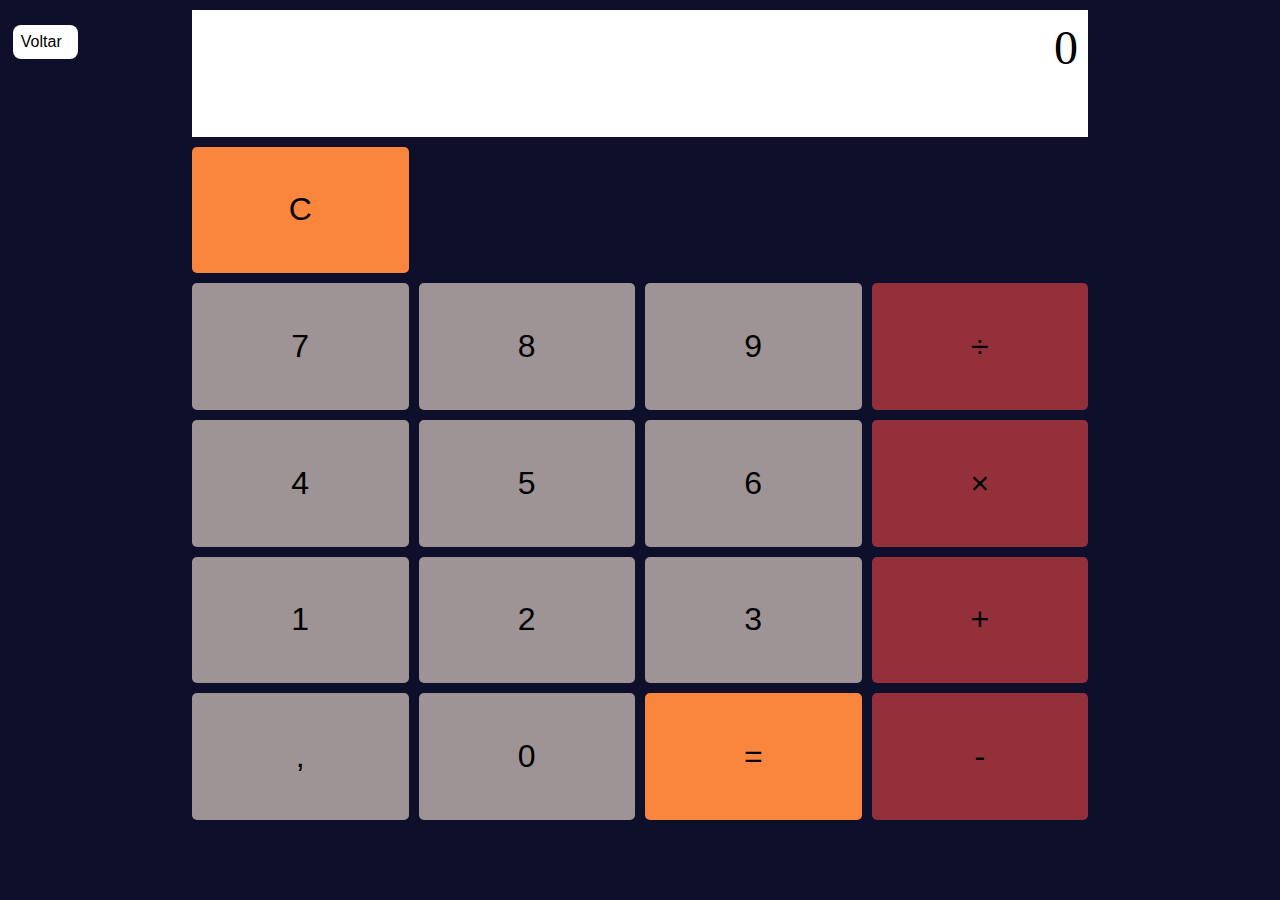
<file: Calculadora/index.html>
<!DOCTYPE html>
<html lang="en">

<head>
  <title></title>
  <meta charset="UTF-8">
  <meta name="viewport" content="width=device-width, initial-scale=1">
  <link href="style.css" rel="stylesheet">
  <script src="script.js"> </script>

</head>

<body>
  <header>
    <button class="btn-voltar" onclick="history.back()"> <span class="fas fa-chevron-left"></span> Voltar </button>
  </header>
  <div class="calculator">
    <div class="display">0</div>
    <button id="clear" class="button">C</button>
    <div id="placeholder"></div>
    <!-- <button id="radical" class="button operator">√</button> -->
    <!-- <button id="exponent" class="button operator">^</button> -->
    <button id="seven" class="button number">7</button>
    <button id="eight" class="button number">8</button>
    <button id="nine" class="button number">9</button>
    <button id="divide" class="button operator">&#247</button>
    <button id="four" class="button number">4</button>
    <button id="five" class="button number">5</button>
    <button id="six" class="button number">6</button>
    <button id="multiply" class="button operator">&times</button>
    <button id="one" class="button number">1</button>
    <button id="two" class="button number">2</button>
    <button id="three" class="button number">3</button>
    <button id="add" class="button operator">+</button>
    <button id="decimal" class="button number">,</button>
    <button id="zero" class="button number">0</button>
    <button id="equals" class="button">=</button>
    <button id="subtract" class="button operator">-</button>
  </div>
</body>

</html>
</file>
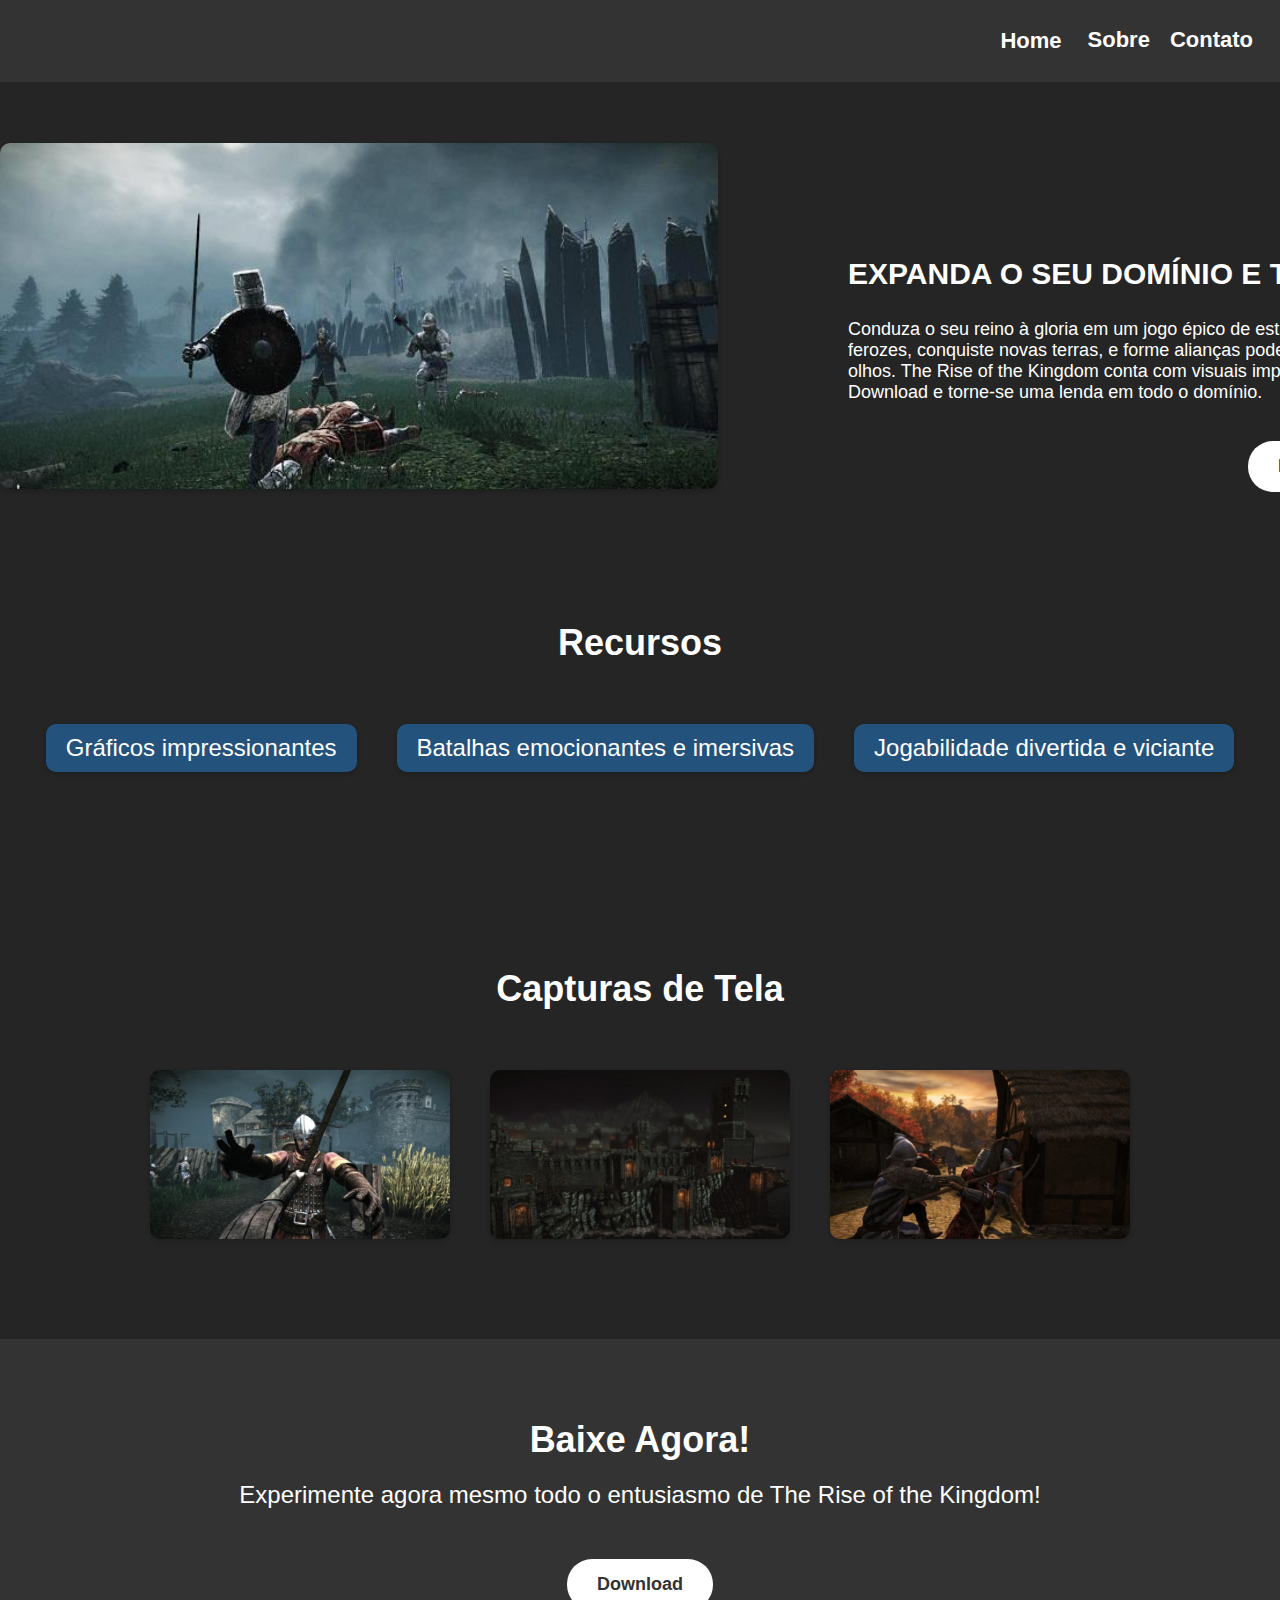
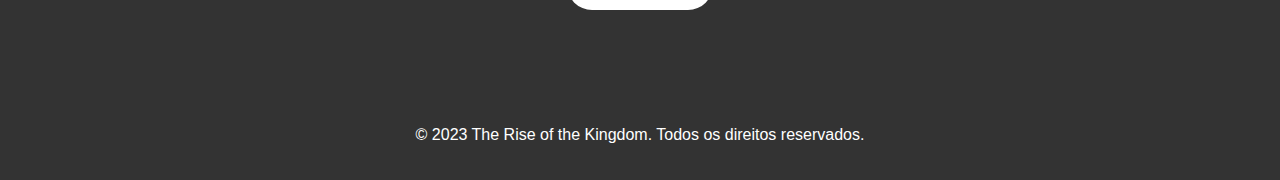
<file: Landing-Page/index.html>
<!DOCTYPE html>
<html lang="pt">
<head>
    <meta charset="UTF-8">
    <meta http-equiv="X-UA-Compatible" content="IE=edge">
    <meta name="viewport" content="width=device-width, initial-scale=1.0">
    <link rel="stylesheet" type="text/css" href="estilo_landing_page/style.css">
	<link rel="icon" type="image/x-icon" href="imagens/GameSoft.ico"> 
    <title>Landing Page</title>
</head>
<body>
	<header>
		<nav>
			<ul>
				<li><button onclick="history.back()">Home</button></li>
				<li><a href="#">Sobre</a></li>
				<li><a href="#">Contato</a></li>
			</ul>
		</nav>
	</header>
	<main>
		<section class="principal">
			<img class="imagem-principal" src="imagens/jogo_medieval.png" alt="imagem ilustrativa do jogo">
			<div class="texto-principal">
				<h1>EXPANDA O SEU DOMÍNIO E TRIUNFE!</h1>
				<p>Conduza o seu reino à gloria em um jogo épico de estratégia ambientado na era medieval. Batalhe contra inimigos ferozes, conquiste novas terras, e forme alianças poderosas em uma jornada que é narrada através de seus próprios olhos. The Rise of the Kingdom conta com visuais impressionantes e cenários mesmerizantes. Faça agora mesmo o Download e torne-se uma lenda em todo o domínio.</p>
				<button class="call-to-action">Download</button>
			</div>
		</section>
		<section class="features">
			<h2>Recursos</h2>
			<ul>
				<li>Gráficos impressionantes</li>
				<li>Batalhas emocionantes e imersivas</li>
				<li>Jogabilidade divertida e viciante</li>
			</ul>
		</section>
		<section class="screenshots">
			<h2>Capturas de Tela</h2>
			<div class="imagens">
				<img src="imagens/screenshot1.jpg" alt="Captura de Tela 1">
				<img src="imagens/screenshot2.jpg" alt="Captura de Tela 2">
				<img src="imagens/screenshot3.jpg" alt="Captura de Tela 3">
			</div>
		</section>
		<section class="recall-to-action">
			<h2>Baixe Agora!</h2>
			<p>Experimente agora mesmo todo o entusiasmo de The Rise of the Kingdom!</p>
			<button class="call-to-action">Download</button>
		</section>
	</main>
	<footer>
		<p>&copy; 2023 The Rise of the Kingdom. Todos os direitos reservados.</p>
	</footer>
</body>
</html>
</file>
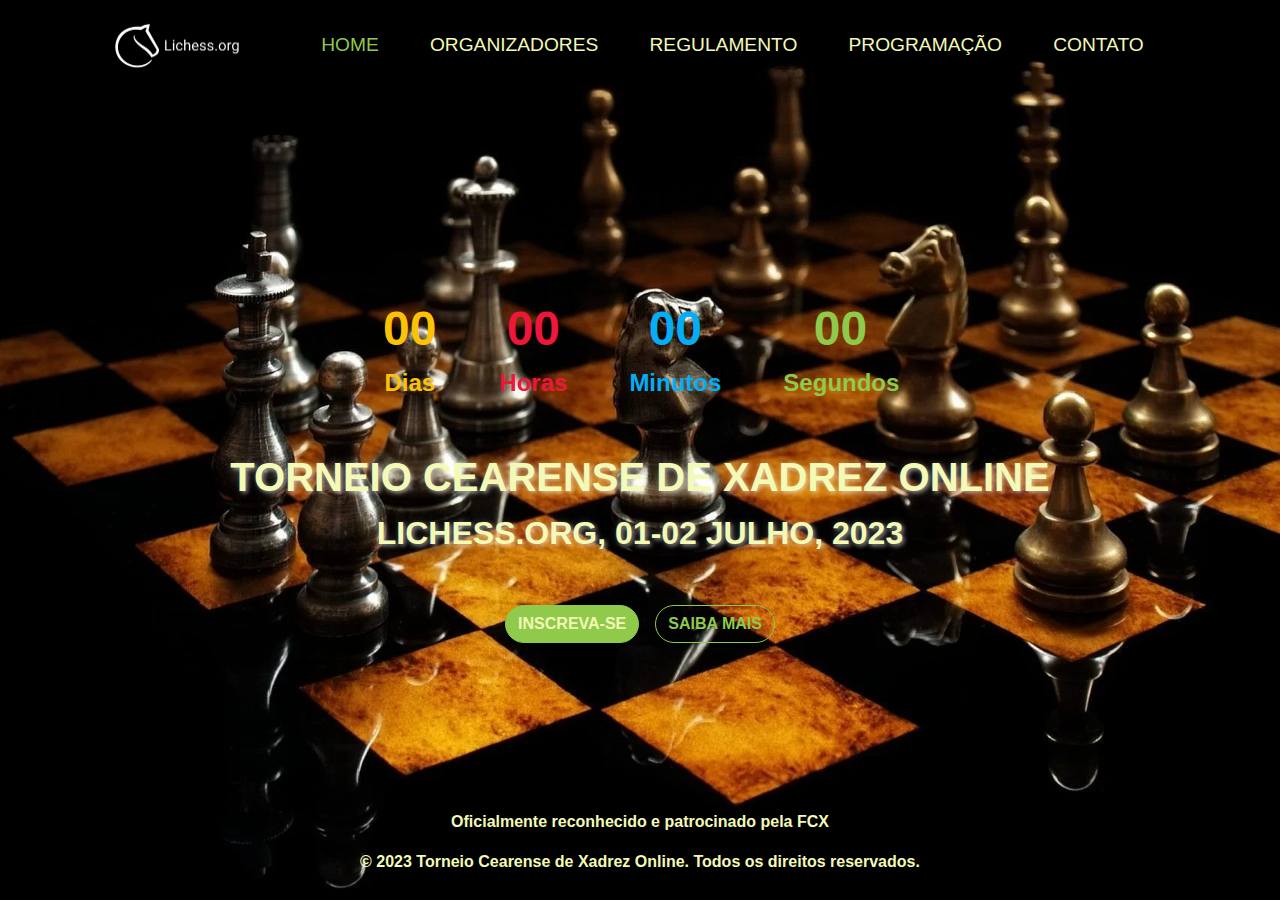
<file: Pagina-de-Eventos/index.html>
<!DOCTYPE html>
<html lang="pt">
<head>
    <meta charset="UTF-8">
    <meta http-equiv="X-UA-Compatible" content="IE=edge">
    <meta name="viewport" content="width=device-width, initial-scale=1.0">
    <title>Página de Eventos</title>
    <link rel="stylesheet" href="https://cdn.jsdelivr.net/npm/bootstrap@4.3.1/dist/css/bootstrap.min.css" integrity="sha384-ggOyR0iXCbMQv3Xipma34MD+dH/1fQ784/j6cY/iJTQUOhcWr7x9JvoRxT2MZw1T" crossorigin="anonymous">
    <link rel="stylesheet" href="estilos/style.css">
    <script src="scripts/temporizador.js" defer></script>
    <link rel="icon" type="image/x-icon" href="imagens/GameSoft.ico">
</head>
<body>
    <div class="container">
        <header>
            <div class="imagem">
                <img id="logo" src="imagens/white_lichess.png" alt="logo da gamesoft" height="52" width="128">
            </div>
            <nav>
                <ul>
                    <li><a id="home" href="../Portifolio.html">HOME</a></li>
                    <li><a href="errorPage.html">ORGANIZADORES</a></li>
                    <li><a href="errorPage.html">REGULAMENTO</a></li>
                    <li><a href="errorPage.html">PROGRAMAÇÃO</a></li>
                    <li><a href="errorPage.html">CONTATO</a></li>
                </ul>
            </nav>
        </header>
        <main>
            <section class="countdown-container">
                <div class="countdown row" id="countdown">
                  <div class="col-3 countdown-item">
                    <span id="days">00</span>
                    <p id="dias">Dias</p>
                  </div>
                  <div class="col-3 countdown-item">
                    <span id="hours">00</span>
                    <p id="horas">Horas</p>
                  </div>
                  <div class="col-3 countdown-item">
                    <span id="minutes">00</span>
                    <p id="minutos">Minutos</p>
                  </div>
                  <div class="col-3 countdown-item">
                    <span id="seconds">00</span>
                    <p id="segundos">Segundos</p>
                  </div>
                </div>
              </section>
            <section class="event-description">
                <h1>TORNEIO CEARENSE DE XADREZ ONLINE</h1>
                <P>LICHESS.ORG, 01-02 JULHO, 2023</P>
            </section>
            <section class="call-to-action">
                <div class="button-wrapper">
                  <button type="button" onclick="window.location.href = 'errorPage.html'" class="btn btn-primary rounded-pill mr-2">INSCREVA-SE</button>
                  <button type="button" onclick="window.location.href = 'errorPage.html'" class="btn btn-outline-primary rounded-pill">SAIBA MAIS</button>
                </div>  
            </section>  
        </main>
        <footer>
            <p>Oficialmente reconhecido e patrocinado pela FCX</p>
            <p>&copy; 2023 Torneio Cearense de Xadrez Online. Todos os direitos reservados.</p>
        </footer>
    </div>    
</body>
</html>
</file>
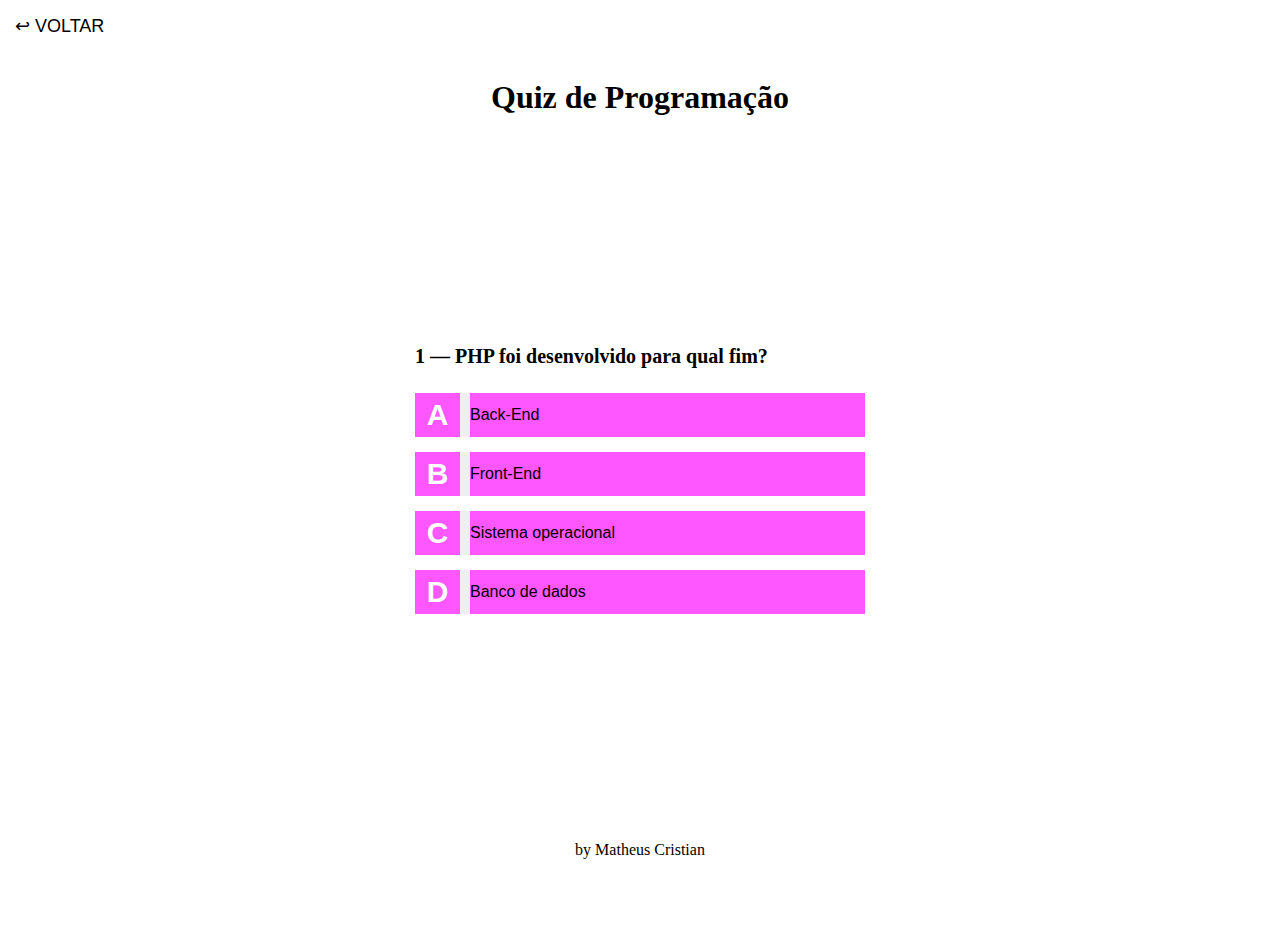
<file: Quiz-de-programacao-main/index.html>
<!DOCTYPE html>
<html lang="en">
  <head>
    <meta charset="UTF-8" />
    <meta name="viewport" content="width=device-width, initial-scale=1.0" />
    <title>Quiz de Programação</title>
    <link rel="stylesheet" href="style.css" />
    <script src="script.js" defer></script>
  </head>
  <body>
    <button id="voltar" onclick="history.back()"> ↩ VOLTAR </button>
    <div class="container">
      <header>
        <h1>Quiz de Programação</h1>
      </header>
      <main>
        <!-- QUIZZ CONTAINER -->
        <div id="quizz-container">
          <p id="question">
            <span id="question-number">1</span> &#8212;
            <span id="question-text">Qual é a unidade de medida para metros?</span>
          </p>
          <div id="answers-box">
            <button><span class="btn-letter"></span> <span class="question-answer"></span></button>
            <button><span class="btn-letter"></span> <span class="question-answer"></span></button>
            <button><span class="btn-letter"></span> <span class="question-answer"></span></button>
            <button><span class="btn-letter"></span> <span class="question-answer"></span></button>
          </div>
        </div>
        
        <div id="score-container" class="hide">
          <h2>Quiz finalizado</h2>
          <p id="display-score"><span>90</span>%</p>
          <p>
            Você acertou <span id="correct-answers">0</span> de
            <span id="questions-qty">10</span> perguntas
          </p>
          <button id="restart">Clique aqui para refazer o quiz</button>
        </div>

        <button class="answer-template hide">
          <span class="btn-letter"></span> <span class="question-answer"></span>
        </button>
      </main>
    </div>
    <footer>by Matheus Cristian</footer>
  </body>
</html>
</file>
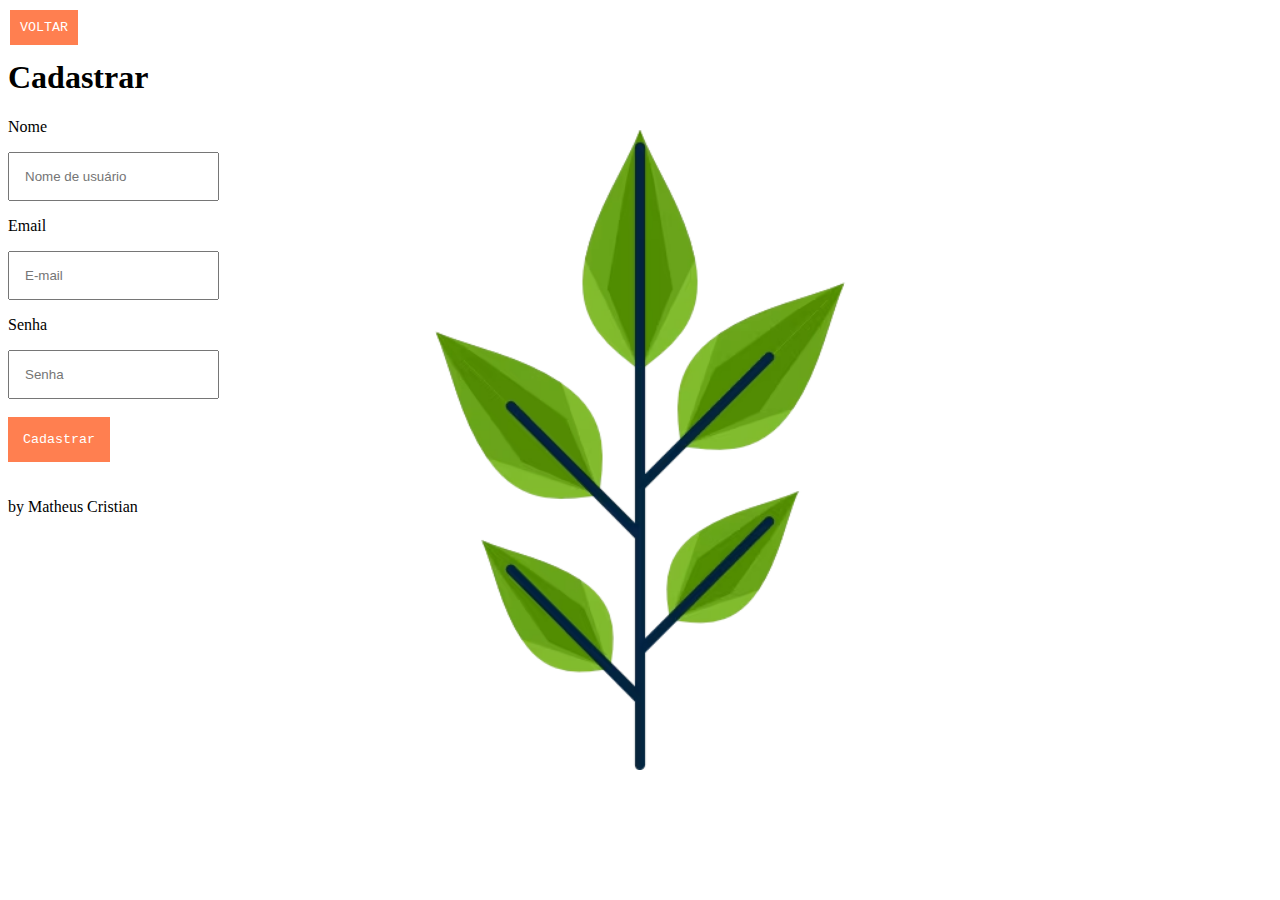
<file: Sistema-de-cadastro-main/index.html>
<!DOCTYPE html>
<html lang="pt">
<head>
    <meta charset="UTF-8">
    <meta http-equiv="X-UA-Compatible" content="IE=chrome">
    <meta name="viewport" content="width=device-width, initial-scale=1.0">
    <title> Sistema de cadastro </title>
    <link rel="icon" type="image/x-icon" href="imagens/GameSoft.ico">
    <link rel="stylesheet" href="style.css">
</head>
<body>
    <button id="voltar" onclick="history.back()"> VOLTAR </button>
    <main>
        <h1>Cadastrar</h1>
        <form>
            <p>Nome</p>
            <div>
                <input type="text" placeholder="Nome de usuário" required>
            </div>
            <p>Email</p>
            <div><input type="email" placeholder="E-mail" required></div>
            <p>Senha</p>
            <div><input type="password" placeholder="Senha" required></div>
            <br>
            <input id="cadastrar" type="submit" value="Cadastrar">
          </form>
    </main>
    <br><br>
    <footer>by Matheus Cristian</footer>
</body>
</html>
</file>
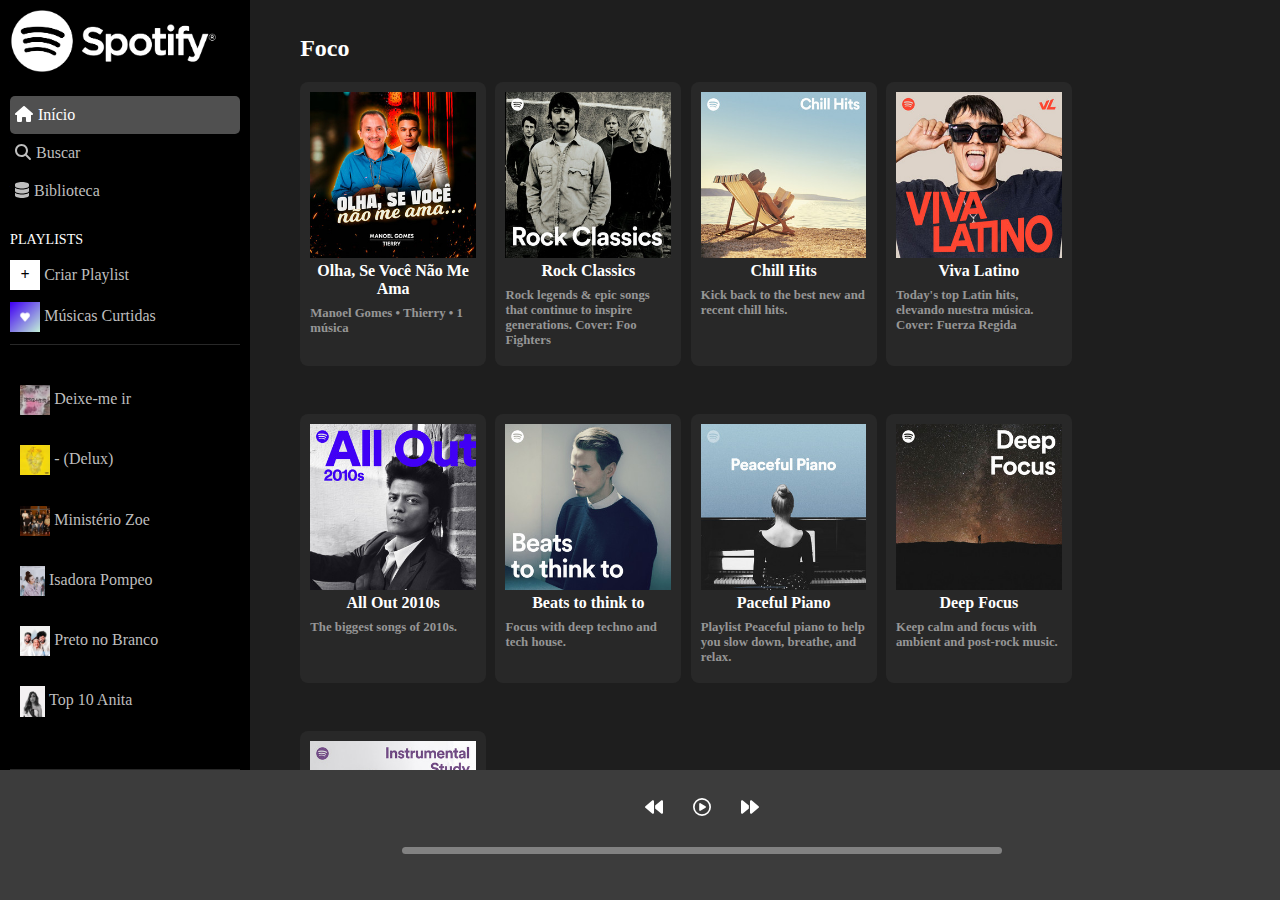
<file: Spotify2/index.html>
<!doctype html>
<html lang="pt-br">

<head>
  <title>Spotify 2</title>
  <!-- Required meta tags -->
  <meta charset="utf-8">
  <meta name="viewport" content="width=device-width, initial-scale=1, shrink-to-fit=no">
  <link rel = "stylesheet" href="estilo/style.css">
  <link rel="icon" type="image/x-icon" href="image/spotify.png">

  <!-- Bootstrap CSS v5.2.1 -->
  <link href="https://cdn.jsdelivr.net/npm/bootstrap@5.2.1/dist/css/bootstrap.min.css" rel="stylesheet"
    integrity="sha384-iYQeCzEYFbKjA/T2uDLTpkwGzCiq6soy8tYaI1GyVh/UjpbCx/TYkiZhlZB6+fzT" crossorigin="anonymous">

</head>

<body>
  <div class="sidebar">
    <div class="sidebar-wrapper">

      <div class="sidebar_logo">

        <img src="image/logo.png" alt="logo Spotify">

       </div>

       <div class="sidebar_menu">
        <a class="sidebar_menu_selecionado" href="#" > <i class="fas fa-home"></i>Início</a>
        <a href="#"> <i class="fas fa-search"></i>Buscar</a>
        <a href="#"> <i class="fas fa-database"></i>Biblioteca</a>

      </div>

      <div class="sidebar_menu">
        <p class="sidebar_menu_titulo">Playlists</p>

        <div class="sidebar_menu_item">
          <div class="sidebar_menu_item_componente">
            +
          </div>
          <span>Criar Playlist</span>
        </div>

        <div class="sidebar_menu_item">
          <img src="image/playlist1.png" alt="coraçãozinho">
          <span>Músicas Curtidas</span>
        </div>

        <div class="sidebar_playlist">
          <a href="#"><img src="image/playlist2.webp" alt="img"> Deixe-me ir</a>
          <a href="#"><img src="image/playlist3.webp" alt="img"> - (Delux)</a>
          <a href="#"><img src="image/playlist4.webp" alt="img"> Ministério Zoe</a>
          <a href="#"><img src="image/playlist5.webp" alt="img"> Isadora Pompeo</a>
          <a href="#"><img src="image/playlist6.webp" alt="img"> Preto no Branco</a>
          <a href="#"><img src="image/playlist7.webp" alt="img"> Top 10 Anita</a>
        </div>

        <div class="sidebar_playlist">
          <a href="#"><img src="image/playlist8.webp" alt="img"> Top 10 Hungria</a>
          <a href="#"><img src="image/playlist9.webp" alt="img"> Top 10 Bruno Mars</a>
          <a href="#"><img src="image/playlist10.webp" alt="img"> Top 10 Ariana</a>
          <a href="#"><img src="image/playlist11.webp" alt="img"> Top 10 Xamã</a>
          <a href="#"><img src="image/playlist12.webp" alt="img"> Top 10 Thales</a>
          <a href="#"><img src="image/playlist13.webp" alt="img"> Top 10 Fernandinho</a>
        </div>

        <div class="sidebar_playlist">
          <a href="#"><img src="image/playlist14.webp" alt="img"> Top 10 Gustavo Lima</a>
          <a href="#"><img src="image/playlist15.jpeg" alt="img"> Daily mix 1</a>
          <a href="#"><img src="image/playlist16.jpeg" alt="img"> Daily mix 2</a>
          <a href="#"><img src="image/playlist17.jpeg" alt="img"> Daily mix 3</a>
          <a href="#"><img src="image/playlist18.jpeg" alt="img"> Daily mix 4</a>
          <a href="#"><img src="image/playlist19.webp" alt="img"> Daily mix 5</a>
        </div>


      </div>

    </div>
  </div>
<header>

</header>
  <main>
     <div class="main-wrapper">
      <div class="main-row">
        <div class="row-titulo">
          <h2>Foco</h2>
        </div>
        <div class="main-col" data-image="image/olha,se você.jpg" data-artist="Manoel Gomes" data-song="olha se você não me ama..." data-file="assents/olha se você não me ama.mp3">
          <img src="image/olha,se você.jpg" alt="Manuel Gomes">
          <h3>Olha, Se Você Não Me Ama</h3>
          <p>Manoel Gomes • Thierry • 1 música</p>
        </div>
        <div class="main-col">
          <img src="image/album2.jpg" alt="albuns">
          <h3>Rock Classics</h3>
          <p>Rock legends & epic songs that continue to inspire generations. Cover: Foo Fighters</p>
        </div>

        <div class="main-col">
          <img src="image/album3.jpg" alt="albuns">
          <h3>Chill Hits</h3>
          <p>Kick back to the best new and recent chill hits.</p>
        </div>

        <div class="main-col">
          <img src="image/album4.jpg" alt="albuns">
          <h3>Viva Latino</h3>
          <p>Today's top Latin hits, elevando nuestra música. Cover: Fuerza Regida</p>
        </div>

        <div class="main-col">
          <img src="image/album1.jpg" alt="albuns">
          <h3>All Out 2010s</h3>
          <p>The biggest songs of 2010s.</p>
        </div>

        <div class="main-col">
          <img src="image/album6.jpg" alt="albuns">
          <h3>Beats to think to</h3>
          <p>Focus with deep techno and tech house.</p>
        </div>

        <div class="main-col">
          <img src="image/album7.jpg" alt="albuns">
          <h3>Paceful Piano</h3>
          <p>Playlist
            Peaceful piano to help you slow down, breathe, and relax.</p>
        </div>

        <div class="main-col">
          <img src="image/album8.jpg" alt="albuns">
          <h3>Deep Focus</h3>
          <p>Keep calm and focus with ambient and post-rock music.</p>
        </div>

        <div class="main-col">
          <img src="image/album9.jpg" alt="albuns">
          <h3>Instrumental Study</h3>
          <p>Focus with soft study music in the background.</p>
        </div>

        <div class="row-titulo">
          <h2>Playlists do Spotify</h2>
        </div>
        <div class="main-col" data-imagem="musica" data-artista="artista" data-musica="audio" data-musica="caminho/da/musica">
          <img src="image/album10.jpg" alt="albuns">
          <h3>Focus Flow</h3>
          <p>Uptempo instrumental hip hop beats.</p>
        </div>

        <div class="main-col">
          <img src="image/album11.jpg" alt="albuns">
          <h3>Workday Lounge</h3>
          <p>Lounge and chill out music for your workday.</p>
        </div>

        <div class="main-col">
          <img src="image/album12.jpg" alt="albuns">
          <h3>All Out 80s</h3>
          <p>The biggest songs of the 1980s.</p>
        </div>

        <div class="main-col">
          <img src="image/album13.jpg" alt="albuns">
          <h3>Quiet Moment</h3>
          <p>Gentle classical music to help you relax and reflect.</p>
        </div>

        <div class="main-col">
          <img src="image/album14.jpg" alt="albuns">
          <h3>Relaxing Reading</h3>
          <p>Gentle instrumental music to help you relax while you read.</p>
        </div>

        <div class="main-col">
          <img src="image/album15.jpg" alt="albuns">
          <h3>Reading Adventure</h3>
          <p>Scores and soundtracks for daring quests, epic journeys, and the greatest reading adventures.</p>
        </div>

        <div class="main-col">
          <img src="image/album5.jpg" alt="albuns">
          <h3>Mega Hit Mix</h3>
          <p>A mega mix of 75 favorites from the last few years!</p>
        </div>

        <div class="main-col">
          <img src="image/album18.jpg" alt="albuns">
          <h3>As 50 mais tocadas</h3>
          <p>descricção da música</p>
        </div>

        <div class="main-col">
          <img src="image/album17.jpg" alt="albuns">
          <h3>Today's Top Hits </h3>
          <p>Lil Durk & J. Cole are on top of the Hottest 50!</p>
        </div>
        <div class="back">
          <button id="voltar" class="button back-button" onclick="history.back()"> Voltar</button>
        </div>
        
      </div>
     </div>
     

  </main>
<div class="player">
 <div class="player-artist">

 </div> 
 <div class="player-control">
  <div class="player-control-buttons">
    <a > <i class="fas fa-backward"></i></a>
    <a  id="pause-btn"><i class="far fa-pause-circle"></i></a>
    <a  id="play-btn"><i class="far fa-play-circle"></i></a>
    <a > <i class="fas fa-forward"></i></a>
</div>
<div class="player-control-progress">
  <div class="progress" id="progress">

  </div>
</div>
 </div>
</div>

<audio id="audio-player" controls >
</audio>


  <!-- Bootstrap JavaScript Libraries -->
  <script src="Script/all.min.js"></script>
  <script src="https://cdn.jsdelivr.net/npm/@popperjs/core@2.11.6/dist/umd/popper.min.js"
    integrity="sha384-oBqDVmMz9ATKxIep9tiCxS/Z9fNfEXiDAYTujMAeBAsjFuCZSmKbSSUnQlmh/jp3" crossorigin="anonymous">
  </script>

  <script src="https://cdn.jsdelivr.net/npm/bootstrap@5.2.1/dist/js/bootstrap.min.js"
    integrity="sha384-7VPbUDkoPSGFnVtYi0QogXtr74QeVeeIs99Qfg5YCF+TidwNdjvaKZX19NZ/e6oz" crossorigin="anonymous">
  </script>
  <script src="Script/script.js"></script>
</body>

</html>
</file>
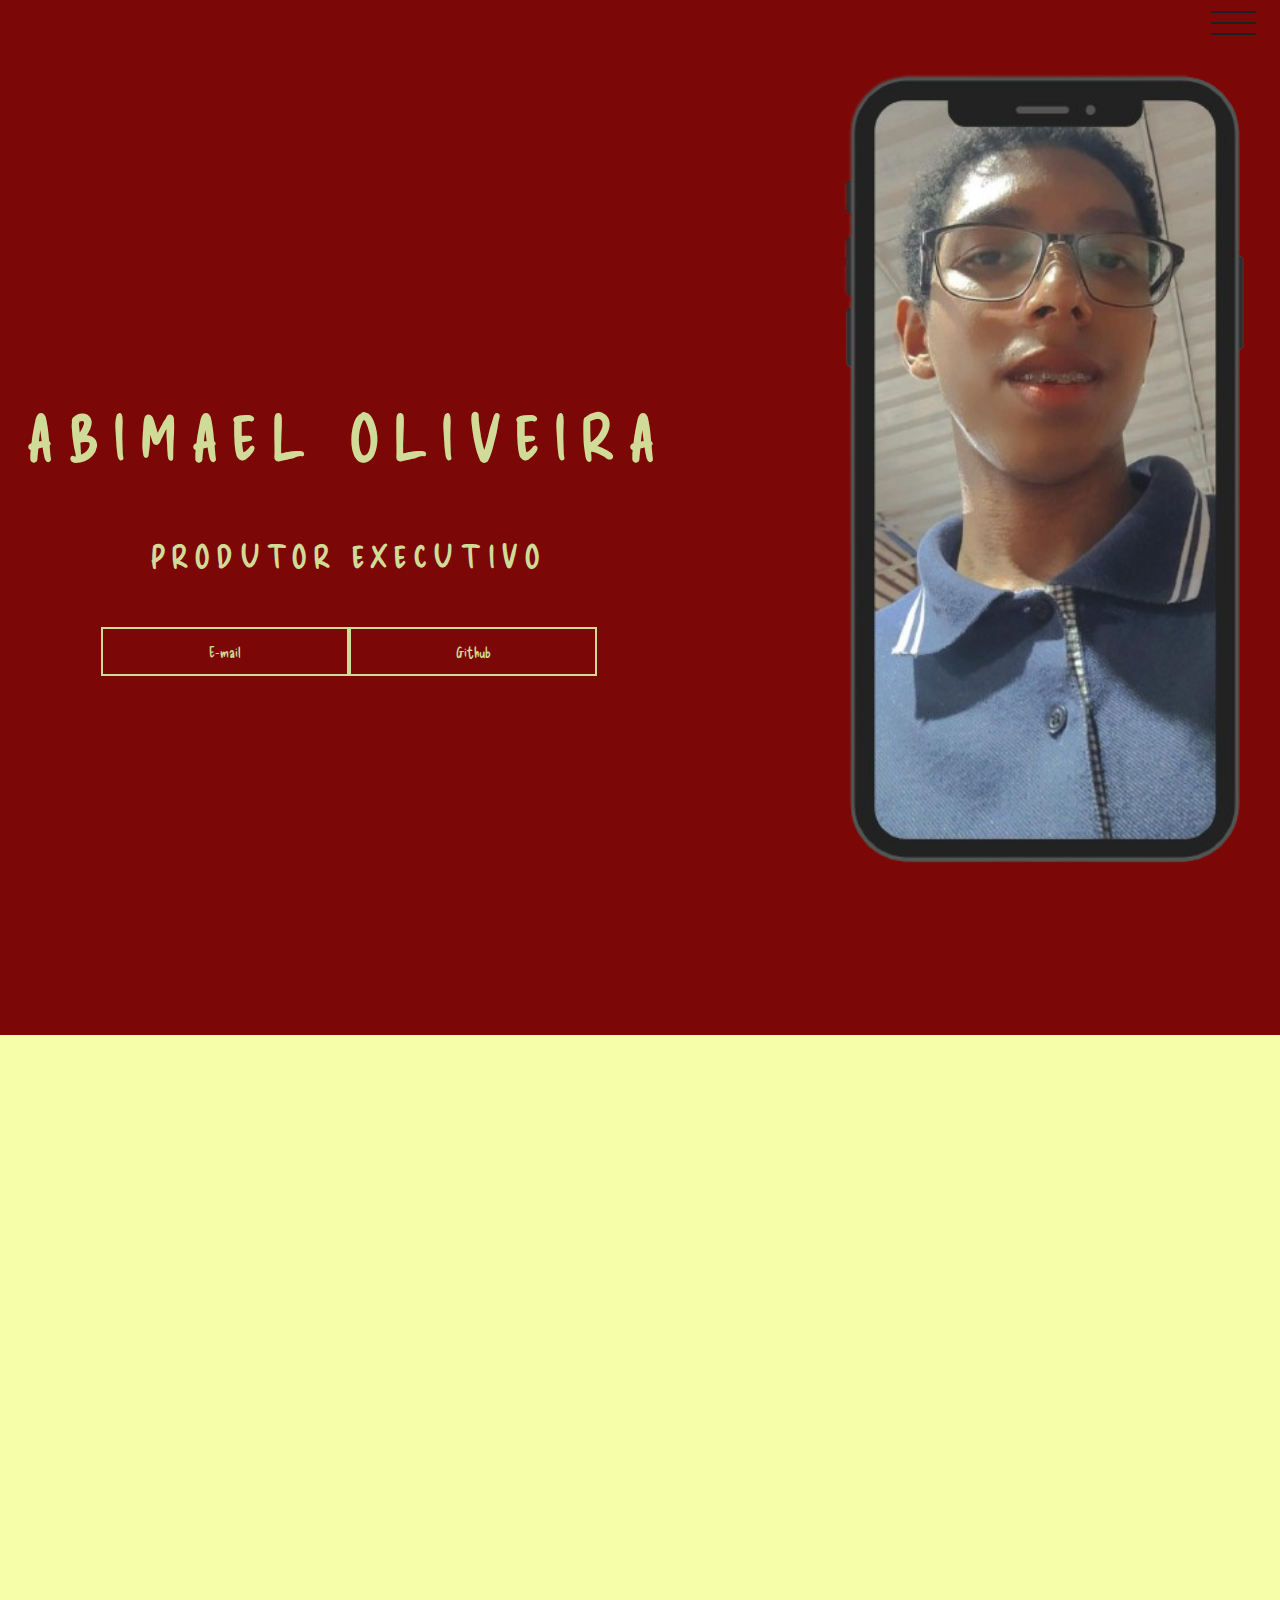
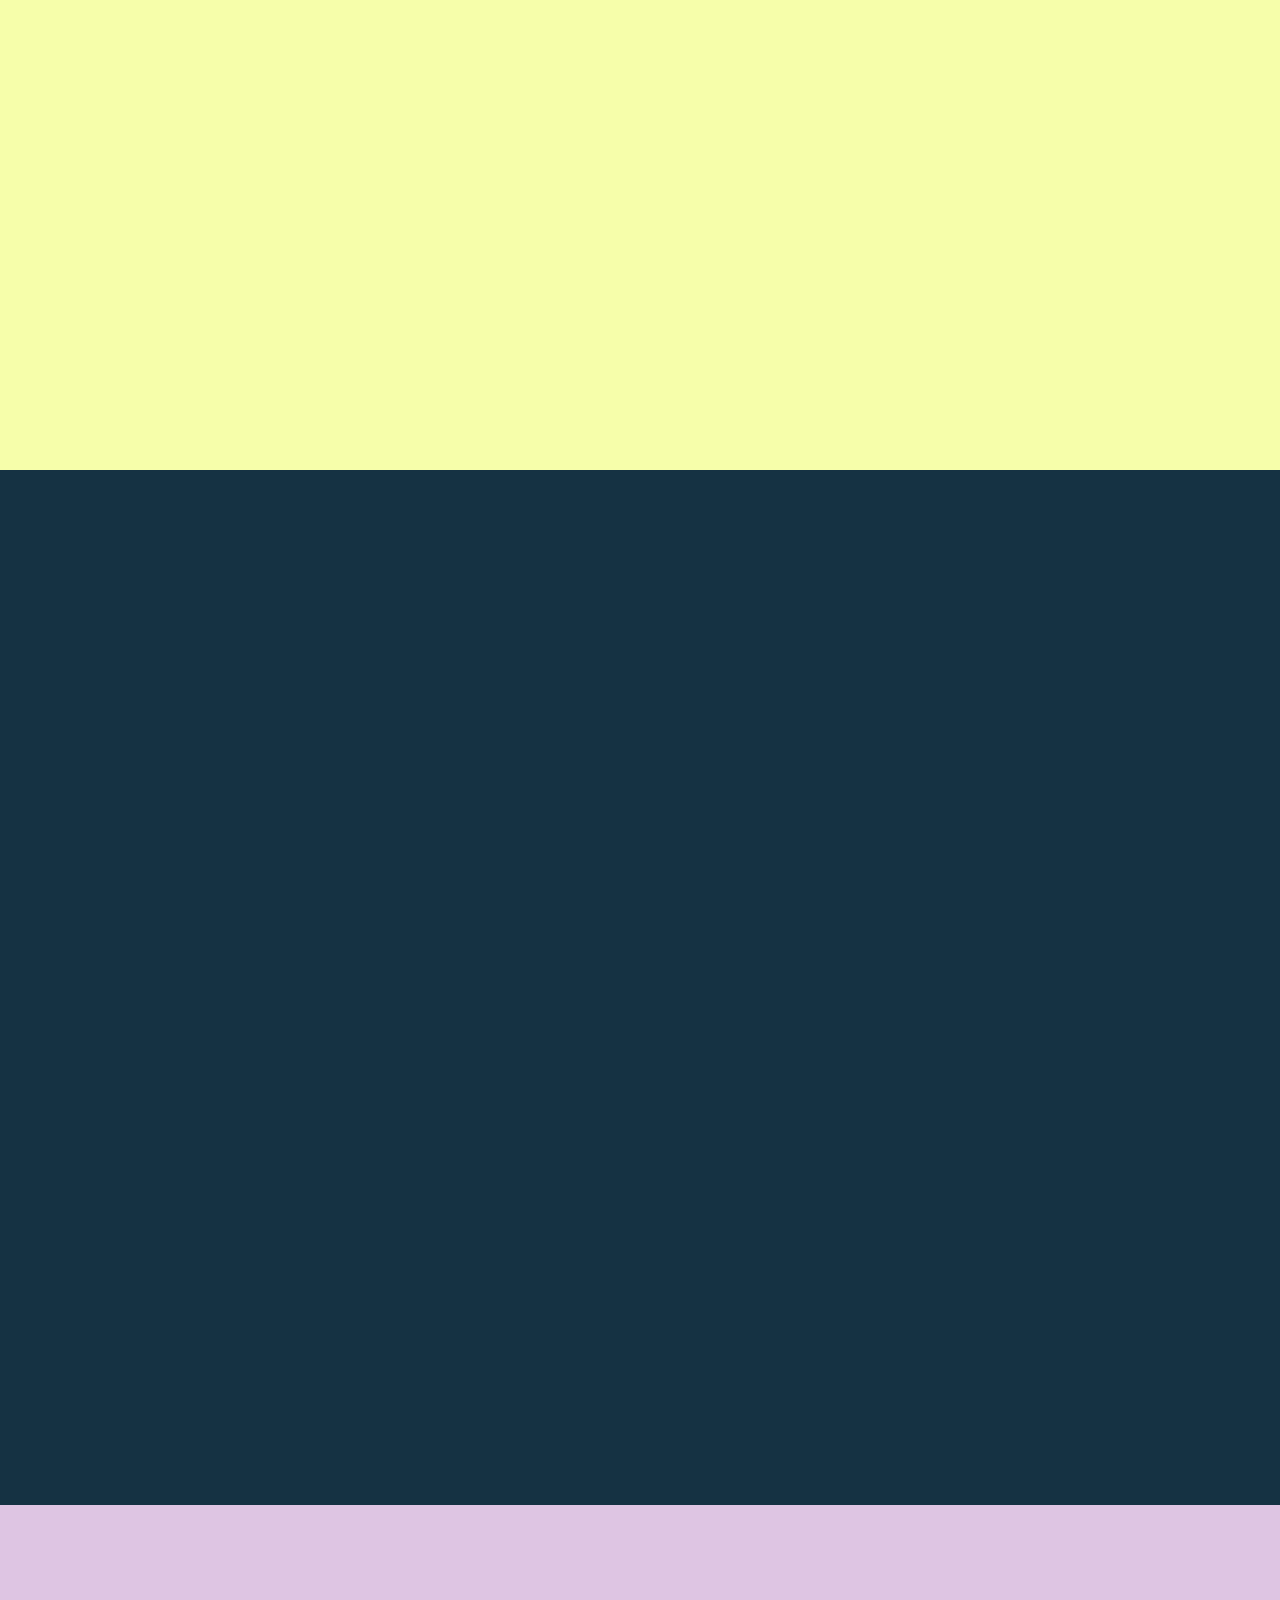
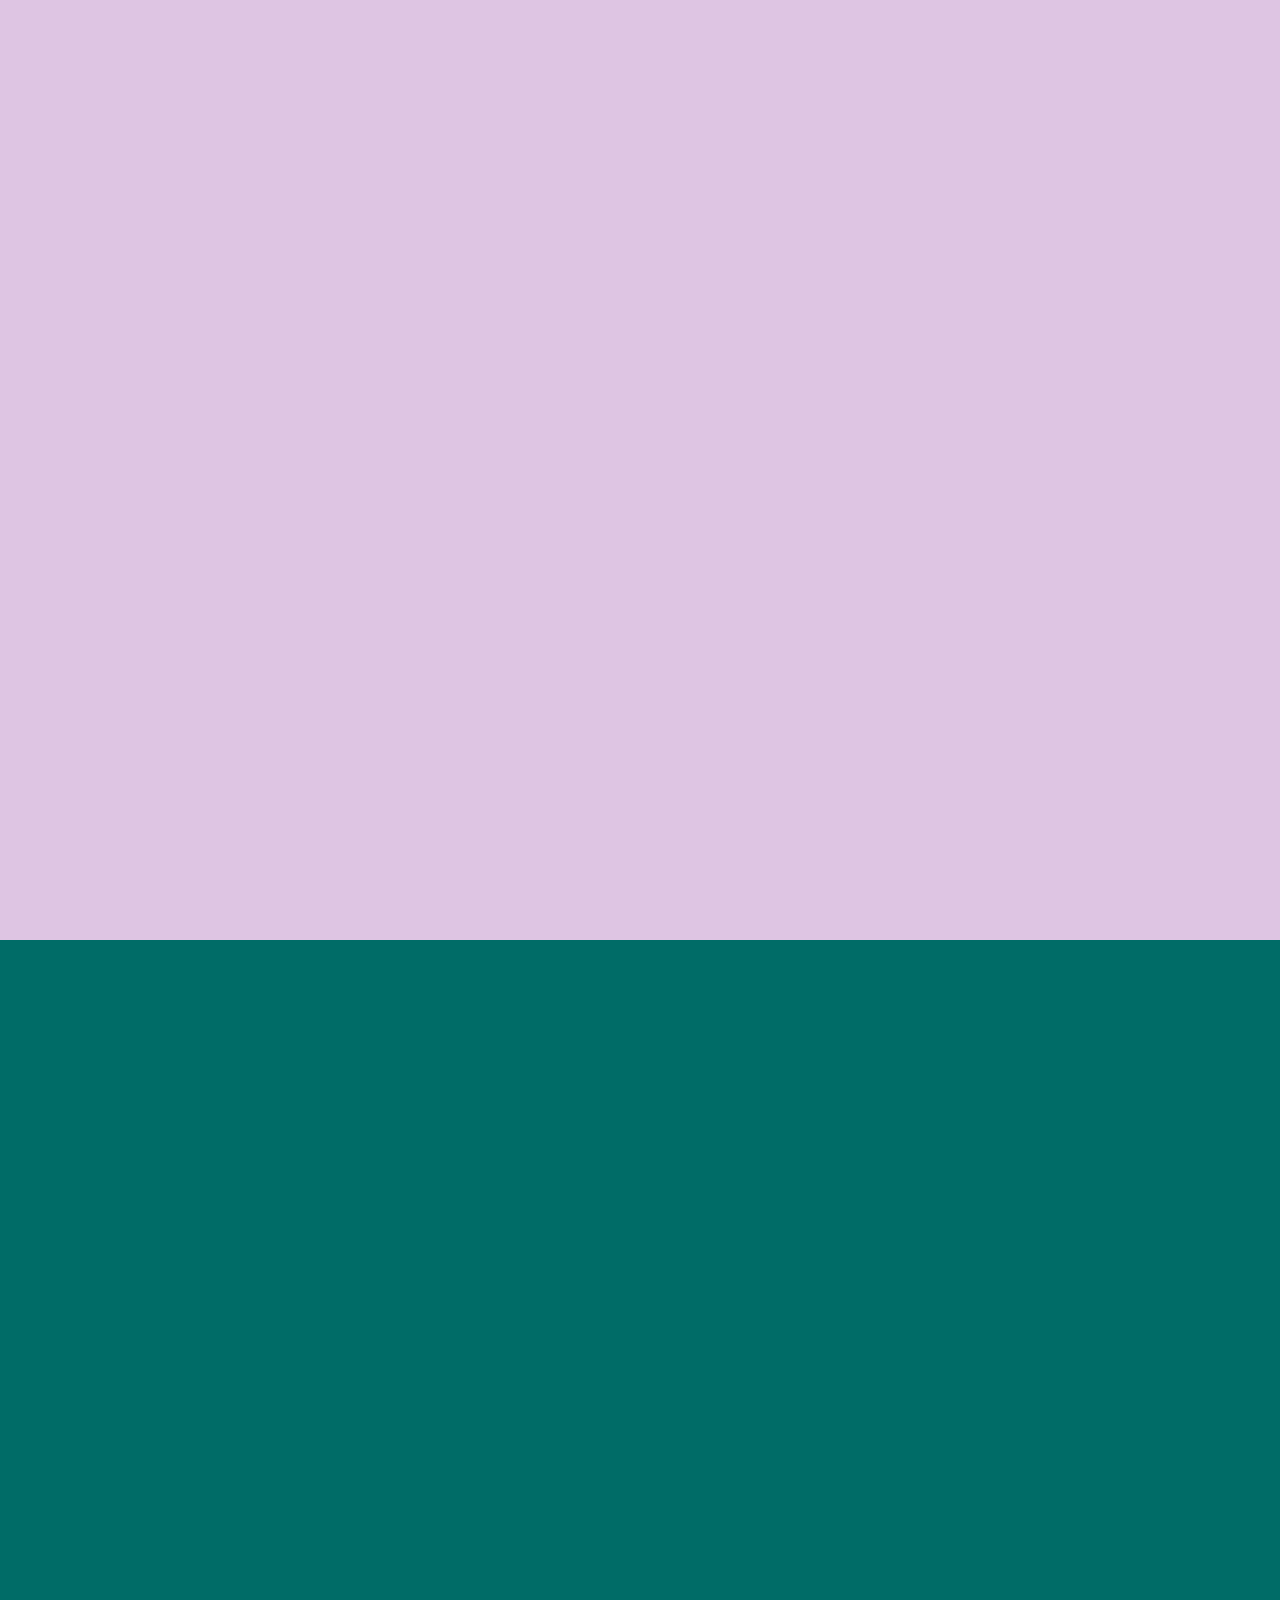
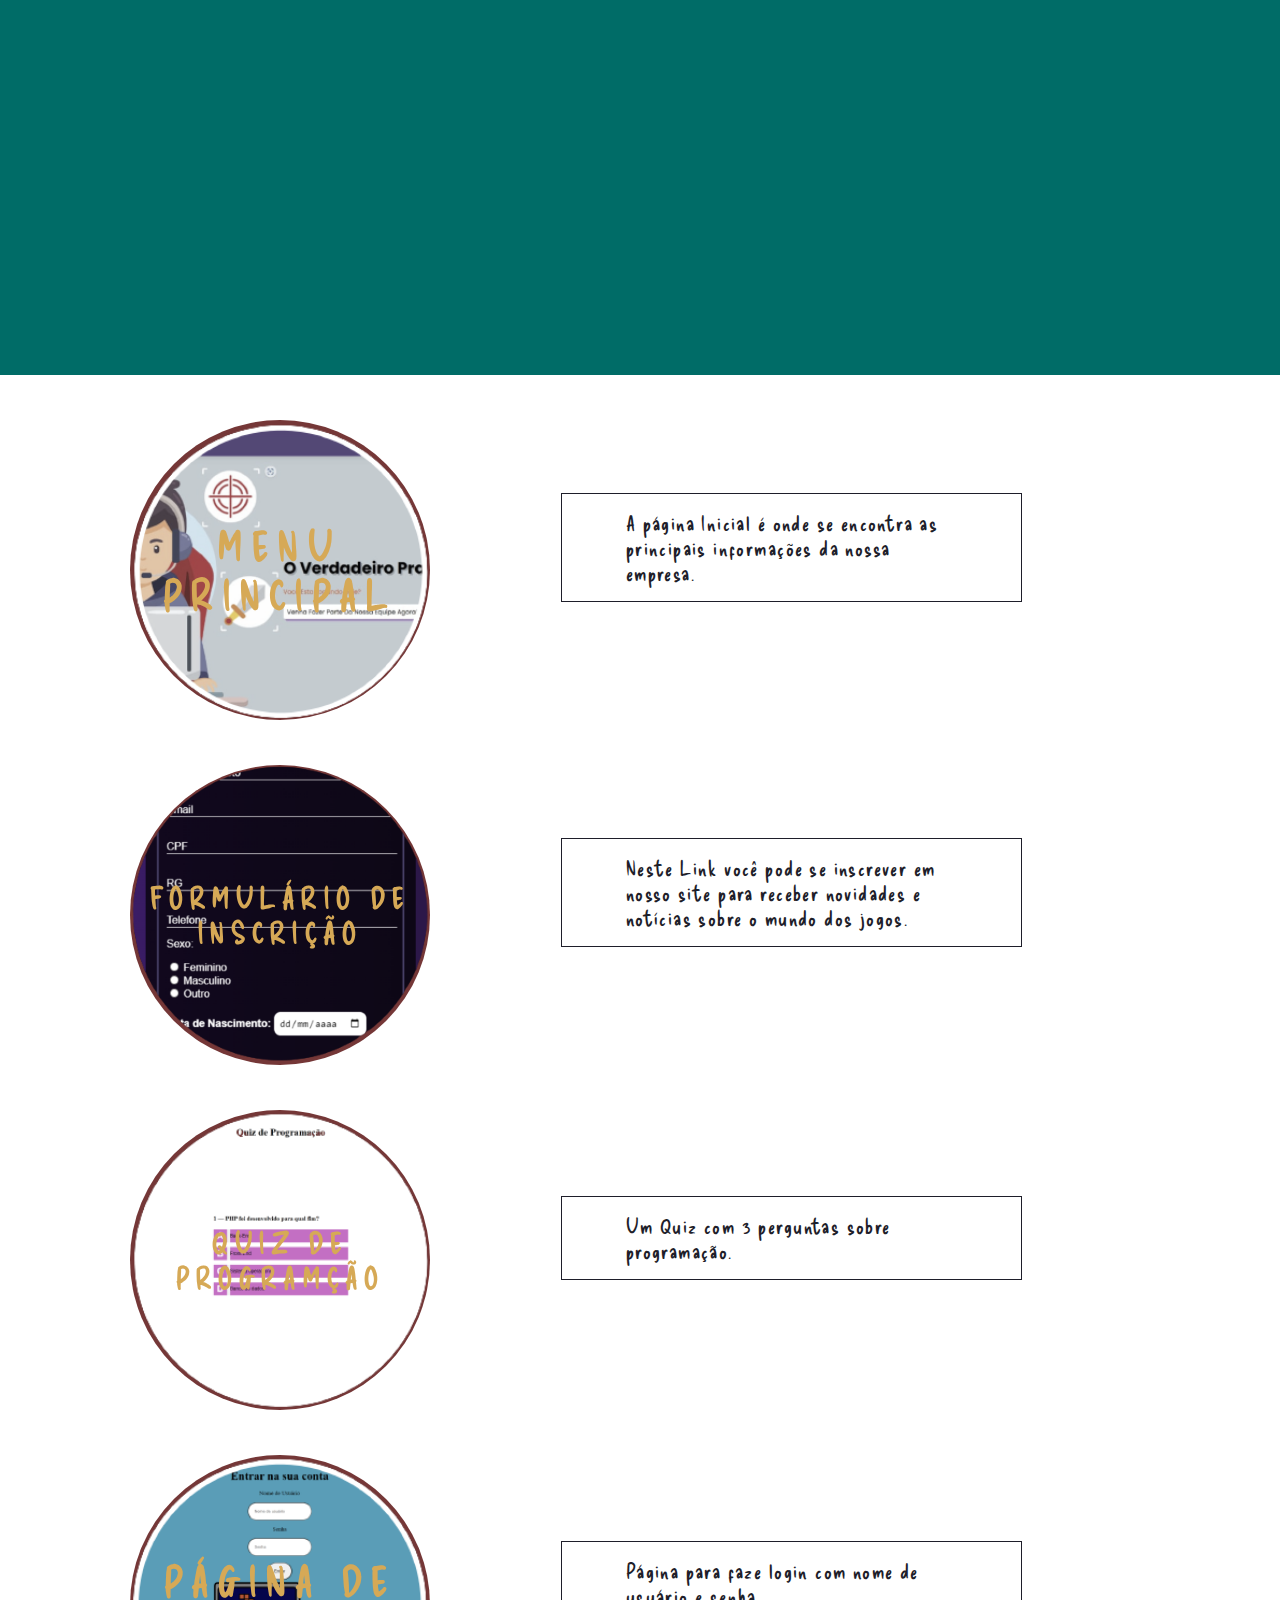
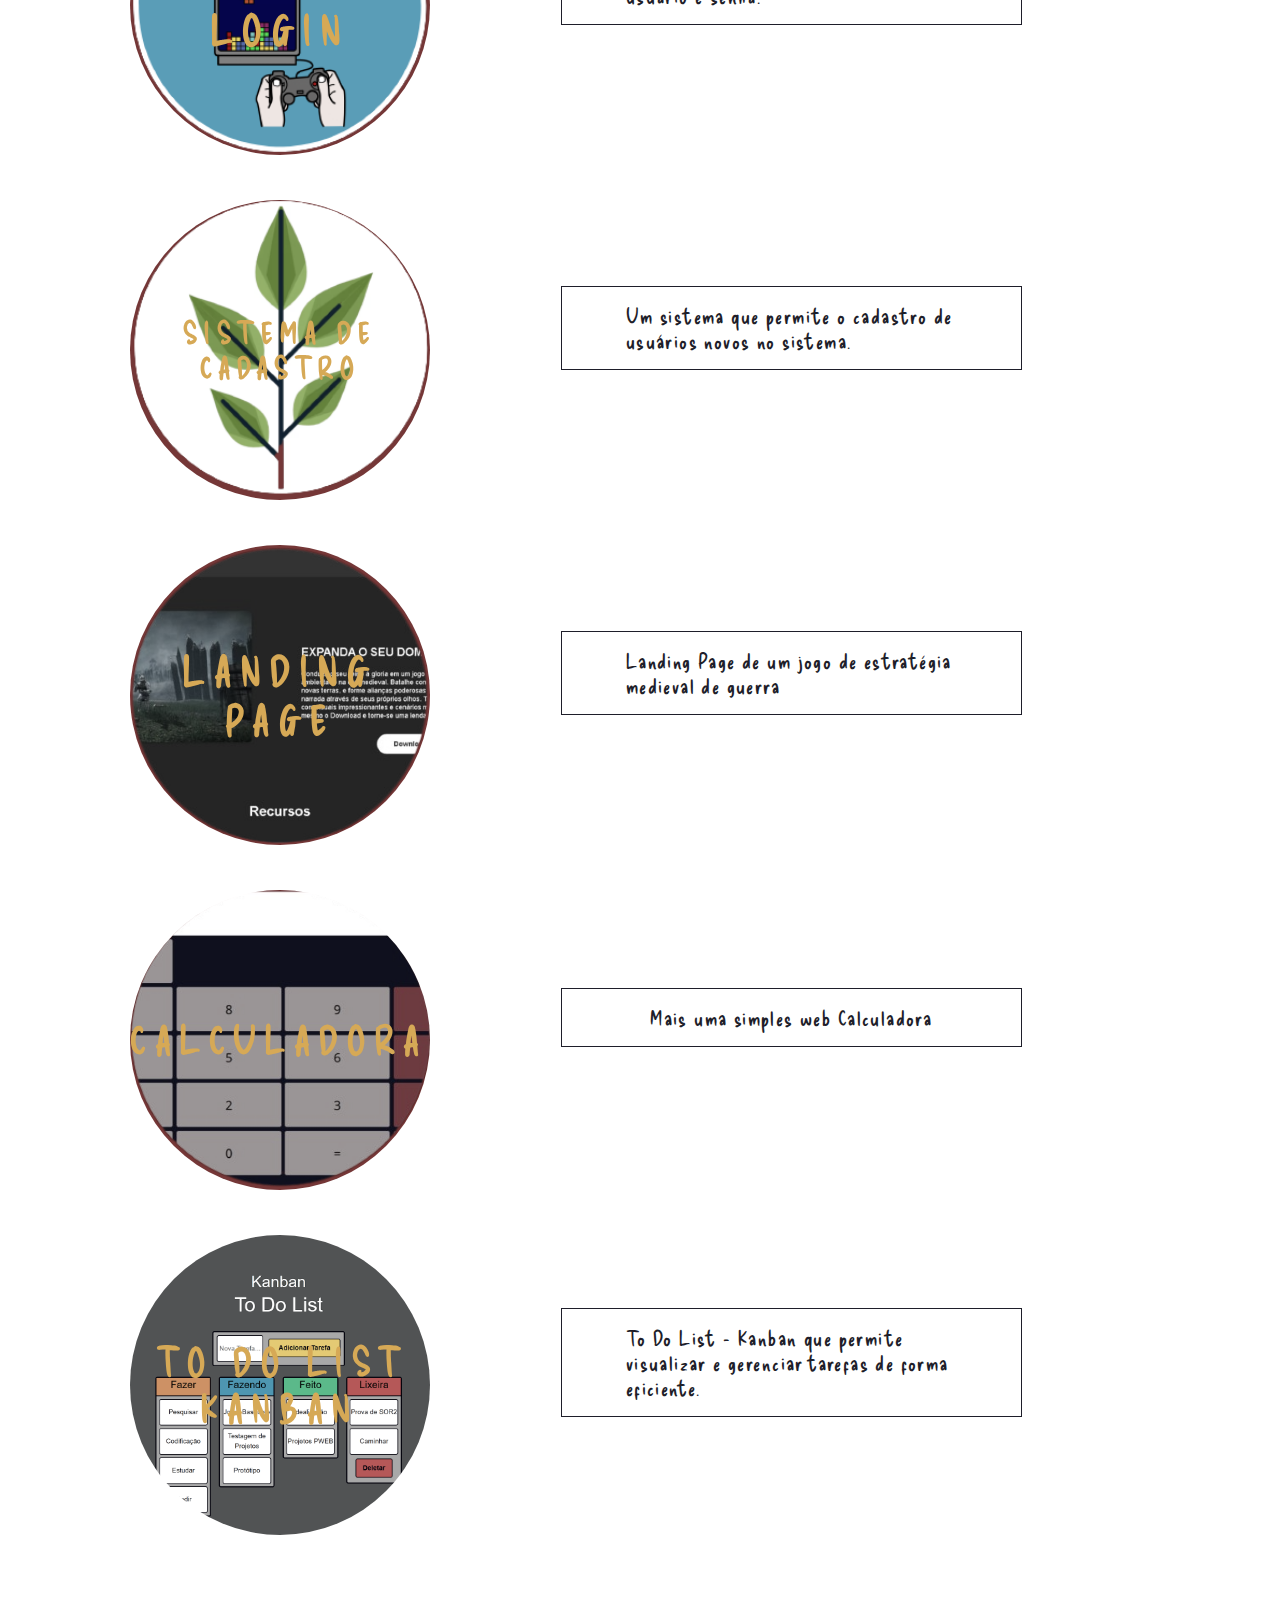
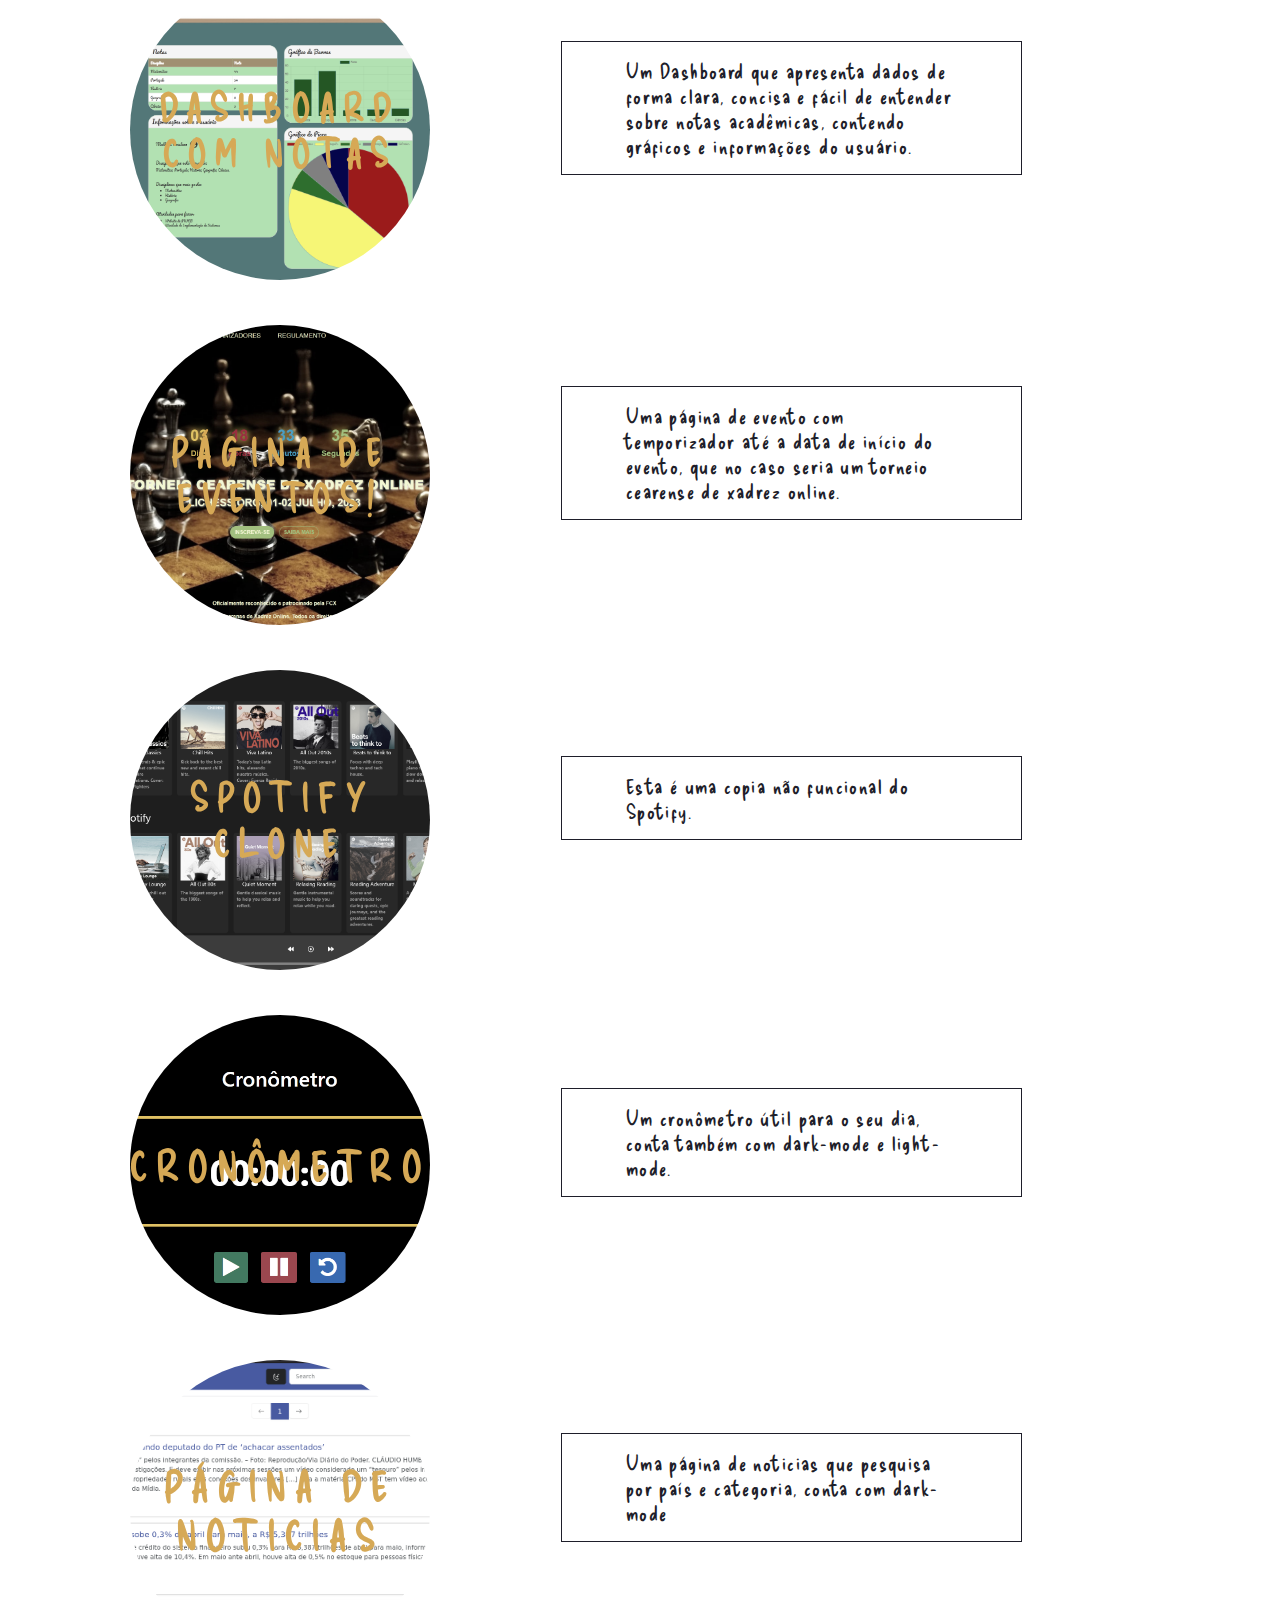
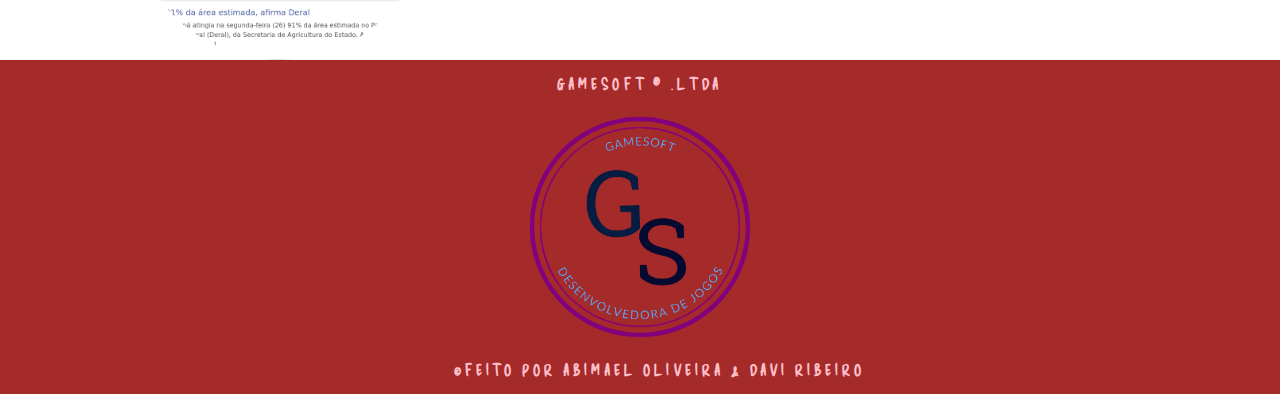
<file: Portifolio.html>
<!DOCTYPE html>
<html lang="pt">

<head>
  <meta charset="UTF-8">
  <meta http-equiv="X-UA-Compatible" content="IE=edge">
  <meta name="viewport" content="width=device-width, initial-scale=1.0">
  <title>Portfolio</title>
  <link rel="icon" type="image/x-icon" href="imagens/GameSoft.ico">
  <link rel="stylesheet" href="estilo/portifolio.css">
  <script type="text/javascript" src="codigos/portifolio.js"></script>
</head>

<body>
  <div class="container">
    <header id="menu">
      <div class="checkbox-container">
        <div class="checkbox-wrapper">
          <input type="checkbox" id="toggle">
          <label class="checkbox" for="toggle">
            <div class="trace"></div>
            <div class="trace"></div>
            <div class="trace"></div>
          </label>
          <div class="menu"></div>
          <nav class="menu-items">
            <ul>
              <li>
                <label class="checkbox" for="toggle">

                </label>
                <a href="#menu" onclick="desmarcar_checkbox()">Menu</a>
              </li>
              <li>
                <a href="#sobre" onclick="desmarcar_checkbox()">Sobre</a>
              </li>
              <li>
                <a href="#projetos" onclick="desmarcar_checkbox()">Projetos</a>
              </li>
            </ul>
          </nav>
        </div>
      </div>
    </header>
    <main class="main">
      <section class="equipe">
        <div class="header-container" id="abimael-container">

          <div class="info">
            <div class="scroll-text">
              <h1>Abimael Oliveira</h1>
              <h2>Produtor Executivo</h2>
            </div>
            <div class="social-media scroll-media">
              <a href="mailto:carlos.abimael.ferreira62@aluno.ifce.edu.br">E-mail</a>
              <a href="https://github.com/abimaelProgammer">Github</a>
            </div>
          </div>
          <div class="foto">
          </div>
        </div>

        <div class="header-container" id="abraao-container">
          <div class="info">
            <div class="scroll-text">
              <h1>Abraão Rodrigues</h1>
              <h2>Game Designer</h2>
            </div>
            <div class="social-media scroll-media">
              <a href="mailto:abraao.rodrigues.lima62@aluno.ifce.edu.br">E-mail</a>
              <a href="https://github.com/AbraaoLima">Github</a>
            </div>
          </div>
          <div class="foto">

          </div>
        </div>

        <div class="header-container" id="davi-container">
          <div class="info">
            <div class="scroll-text">
              <h1>Davi Ribeiro</h1>
              <h2>Game Developer</h2>
            </div>
            <div class="social-media scroll-media">
              <a href="mailto:davi.ribeiro.nascimento10@aluno.ifce.edu.br">E-mail</a>
              <a href="https://github.com/Markus328">Github</a>
            </div>
          </div>
          <div class="foto">

          </div>
        </div>

        <div class="header-container" id="isaac-container">
          <div class="info">
            <div class="scroll-text">
              <h1>Isaac Mota</h1>
              <h2>Dev Front-End</h2>
            </div>
            <div class="social-media scroll-media">
              <a href="mailto:isaac.mota.bandeira62@aluno.ifce.edu.br">E-mail</a>
              <a href="https://github.com/IsaacMotaB">Github</a>
            </div>
          </div>
          <div class="foto">

          </div>
        </div>

        <div class="header-container" id="cristian-container">
          <div class="info">
            <div class="scroll-text">
              <h1>Matheus Cristian</h1>
              <h2>UX Researcher</h2>
            </div>
            <div class="social-media scroll-media">
              <a href="mailto:matheus.cristian.magalhaes61@aluno.ifce.edu.br">E-mail</a>
              <a href="https://github.com/matheus-cristian">Github</a>
            </div>
          </div>
          <div class="foto">

          </div>
        </div>
      </section>
      <section class="projetos" id=projetos>


        <!-- Card 1  -->
        <div class="card-container">
          <div class="card">
            <div class="card-wrapper">

              <h2 id="h2_card1">Menu principal</h2>

              <!-- Comentar tag 'P' para ver 2º visual -->

              <!-- <p>Venha ver!</p> -->

              <!-- Tirar comentário para ver 2º visual -->
              <a href="./Homepage/Homepage.html">Venha ver!</a>

            </div>
          </div>

          <div class="card-text">
            <a class="texto" href="./Homepage/Homepage.html">A página Inicial é onde se encontra
              as principais informações da nossa empresa.</a>
          </div>
        </div>

        <!-- card 2-->

        <div class="card-container">
          <div class="card">
            <div class="card-wrapper">
              <h2 id="h2_card2">Formulário de Inscrição</h2>

              <!-- Comentar tag 'P' para ver 2º visual -->

              <!-- <p>Venha ver!</p> -->

              <!-- Tirar comentário para ver 2º visual -->

              <a href="./Formulario/Formulario.html">Venha ver!</a>
            </div>


          </div>


          <div class="card-text">
            <a class="texto" href="./Formulario/Formulario.html">Neste Link você pode se inscrever em nosso site
              para receber novidades e notícias sobre o mundo dos jogos. </a>
          </div>
        </div>

        <!--Card 3  -->
        <div class="card-container">
          <div class="card">
            <div class="card-wrapper">
              <h2 id="h2_card3">Quiz de Programção</h2>

              <!-- Comentar tag 'P' para ver 2º visual -->

              <!-- <p>Venha ver!</p> -->

              <!-- Tirar comentário para ver 2º visual -->

              <a href="Quiz-de-programacao-main/index.html">Venha ver!</a>
            </div>


          </div>
          <div class="card-text">
            <a class="texto" href="./Quiz-de-programacao-main/index.html">Um Quiz com 3 perguntas sobre
              programação.</a>
          </div>
        </div>

        <!-- card 4 -->
        <div class="card-container">
          <div class="card">
            <div class="card-wrapper">
              <h2 id="h2_card4">Página de login</h2>

              <!-- Comentar tag 'P' para ver 2º visual -->

              <!-- <p>Venha ver!</p> -->

              <!-- Tirar comentário para ver 2º visual -->

              <a href="./Pagina-de-login-main/programas/pagina.html">Venha ver!</a>
            </div>
          </div>
          <div class="card-text">
            <a class="texto" href="./Pagina-de-login-main/programas/pagina.html">Página para faze login com
              nome de usuário e senha.</a>
          </div>
        </div>


        <!-- Card 5 -->
        <div class="card-container">
          <div class="card">
            <div class="card-wrapper">
              <h2>Sistema de Cadastro</h2>

              <!-- Comentar tag 'P' para ver 2º visual -->

              <!-- <p>Venha ver!</p> -->

              <!-- Tirar comentário para ver 2º visual -->

              <a href="./Sistema-de-cadastro-main/index.html">Venha ver!</a>
            </div>
          </div>

          <div class="card-text">
            <a class="texto" href="./Sistema-de-cadastro-main/index.html">Um sistema que permite o cadastro
              de usuários novos no sistema.</a>
          </div>
        </div>


        <!-- Card 6 -->
        <div class="card-container">
          <div class="card">
            <div class="card-wrapper">
              <h2 id="h2_card6">Landing page</h2>

              <!-- Comentar tag 'P' para ver 2º visual -->

              <!-- <p>Venha ver!</p> -->

              <!-- Tirar comentário para ver 2º visual -->

              <a href="Landing-Page/index.html">Venha ver!</a>
            </div>
          </div>

          <div class="card-text">
            <a class="texto" href="./Landing-Page/index.html">Landing Page de um jogo de estratégia medieval de
              guerra</a>
          </div>
        </div>

        <!-- Card 7 -->
        <div class="card-container">
          <div class="card">
            <div class="card-wrapper">
              <h2 id="h2_card7">Calculadora</h2>

              <!-- Comentar tag 'P' para ver 2º visual -->

              <!-- <p>Venha ver!</p> -->

              <!-- Tirar comentário para ver 2º visual -->

              <a href="./Calculadora/index.html">Venha ver!</a>
            </div>
          </div>

          <div class="card-text">
            <a class="texto" href="./Calculadora/index.html">Mais uma simples web Calculadora</a>
          </div>
        </div>

        <!-- Card 8 -->
        <div class="card-container">
          <div class="card">
            <div class="card-wrapper">
              <h2 id="h2_card7">To Do List Kanban</h2>

              <!-- Comentar tag 'P' para ver 2º visual -->

              <!-- <p>Venha ver!</p> -->

              <!-- Tirar comentário para ver 2º visual -->

              <a href="./ToDoList/ToDoList.html">Venha ver!</a>
            </div>
          </div>

          <div class="card-text">
            <a class="texto" href="./ToDoList/ToDoList.html">To Do List - Kanban que permite visualizar e gerenciar tarefas de forma eficiente.</a>
          </div>
        </div>

        <!-- Card 9 -->
        <div class="card-container">
          <div class="card">
            <div class="card-wrapper">
              <h2 id="h2_card7">Dashboard com Notas</h2>

              <!-- Comentar tag 'P' para ver 2º visual -->

              <!-- <p>Venha ver!</p> -->

              <!-- Tirar comentário para ver 2º visual -->

              <a href="./Dashboard/index.html">Venha ver!</a>
            </div>
          </div>

          <div class="card-text">
            <a class="texto" href="./Dashboard/index.html">Um Dashboard que apresenta dados de forma clara, concisa e fácil de entender sobre notas acadêmicas, contendo gráficos e informações do usuário.</a>
          </div>
        </div>
        <div class="card-container">
          <div class="card">
            <div class="card-wrapper">
              <h2 id="h2_card7">Página de eventos!</h2>

              <!-- Comentar tag 'P' para ver 2º visual -->

              <!-- <p>Venha ver!</p> -->

              <!-- Tirar comentário para ver 2º visual -->

              <a href="Pagina-de-Eventos/index.html">Venha ver!</a>
            </div>
          </div>

          <div class="card-text">
            <a class="texto" href="Pagina-de-Eventos/index.html">Uma página de evento com temporizador até a data de início do evento, que no caso seria um torneio cearense de xadrez online.</a>
          </div>
        </div>


        <div class="card-container">
          <div class="card">
            <div class="card-wrapper">
              <h2 id="h2_card7"> Spotify clone</h2>

              <!-- Comentar tag 'P' para ver 2º visual -->

              <!-- <p>Venha ver!</p> -->

              <!-- Tirar comentário para ver 2º visual -->

              <a href="Spotify2/index.html">Venha ver!</a>
            </div>
          </div>

          <div class="card-text">
            <a class="texto" href="Spotify2/index.html">Esta é uma copia não funcional do Spotify.</a>
          </div>
        </div>


        <div class="card-container">
          <div class="card">
            <div class="card-wrapper">
              <h2 id="h2_card6">Cronômetro</h2>

              <!-- Comentar tag 'P' para ver 2º visual -->

              <!-- <p>Venha ver!</p> -->

              <!-- Tirar comentário para ver 2º visual -->

              <a href="Cronômetro/cronometro.html">Venha ver!</a>
            </div>
          </div>

          <div class="card-text">
            <a class="texto" href="Cronômetro/cronometro.html">Um cronômetro útil para o seu dia, conta também com dark-mode e light-mode.</a>
          </div>
        </div>

        <div class="card-container">
          <div class="card">
            <div class="card-wrapper">
              <h2 id="h2_card6">Página de noticias</h2>

              <!-- Comentar tag 'P' para ver 2º visual -->

              <!-- <p>Venha ver!</p> -->

              <!-- Tirar comentário para ver 2º visual -->

              <a href="Pagina-noticias/index.html">Venha ver!</a>
            </div>
          </div>

          <div class="card-text">
            <a class="texto" href="Pagina-noticias/index.html">Uma página de noticias que pesquisa por país e categoria, conta com dark-mode</a>
          </div>
        </div>


      </section>
    </main>
    <footer class="footer">
      <section id="sobre">
        <ul>
          <li>
            <h1 id="h1_empresa">GameSoft ® .ltda</h1>
          </li>

          <li>
            <h2> @ </h2>
          </li>
          <li>
            <h2>@</h2>

          </li>
          <li>
            <h2> @ </h2>
          </li>
          <li>
            <h2>@</h2>
          </li>
          <li>
            <h1>©Feito Por Abimael Oliveira & Davi Ribeiro</h1>
          </li>

        </ul>
      </section>

    </footer>
  </div>
</body>

</html>
</file>
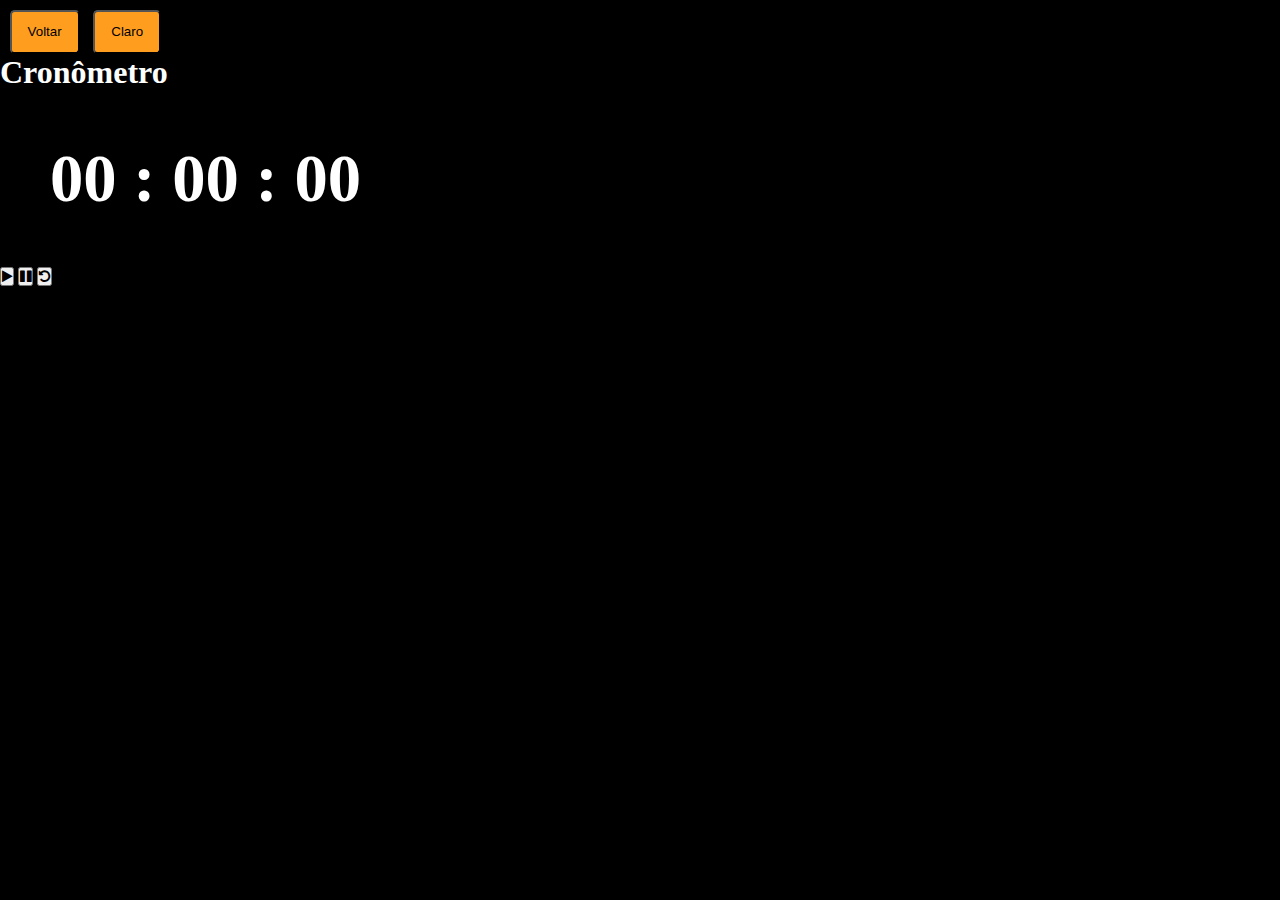
<file: Cronômetro/cronometro.html>
<!doctype html>
<html lang="pt-br">

<head>
    <title>Cronômetro</title>
    <link href="https://cdn.jsdelivr.net/npm/bootstrap@5.0.0-beta3/dist/css/bootstrap.min.css" rel="stylesheet" integrity="sha384-eOJMYsd53ii+scO/bJGFsiCZc+5NDVN2yr8+0RDqr0Ql0h+rP48ckxlpbzKgwra6" crossorigin="anonymous">
    <link rel="stylesheet" href="https://stackpath.bootstrapcdn.com/font-awesome/4.7.0/css/font-awesome.min.css">  
    <link id="estilo" rel = "stylesheet" href="Style/Escuro.css">
    <link rel="icon" type="image/x-icon" href="../imagens/GameSoft.ico">
    

    </head>
    
    <body>
      <header>
        <div class="tema">
          <button id="voltar" class="button back-button" onclick="history.back()"> Voltar</button>
          <button onclick="Tema()" id="tema" class="button back-button" type="button" name="tema">
            Claro
        </button>
        
        </div>
      

      </header>
        
      <h1 class='text-center mt-5'> Cronômetro </h1>
      
      <form class='container mt-5 mb-5' name="form_main">
        
        
        <div class='row mb-5 d-flex justify-content-center'> 
          <div class='col-md-6 d-flex justify-content-center fs-1 border border-warning border-5 numbers'>
            <span id="hour"> 00 </span>
            <span> : </span>
            <span id="minute"> 00 </span>
            <span> : </span>
            <span id="second"> 00 </span>
          </div>
        </div>
    
        
      
     <div class="row d-flex justify-content-center" >
      <div class="col d-flex justify-content-center p-0">
        <button class='btn btn-success btn-lg' type="button" name="start">
          <i class="fa fa-play fs-1" aria-hidden="true" ></i>
        </button>
        <button class='btn btn-danger btn-lg me-4 ms-4' type="button" name="pause">
        <i class="fa fa-pause fs-1" aria-hidden="true"></i>
        </button>  
        <button class='btn btn-primary btn-lg' type="button" name="reset">
        <i class="fa fa-undo fs-1" aria-hidden="true"></i>
        </button>
      </div>
    </div>
      </form>
    </div>

  <script src="https://cdn.jsdelivr.net/npm/bootstrap@5.2.1/dist/js/bootstrap.min.js"
    integrity="sha384-7VPbUDkoPSGFnVtYi0QogXtr74QeVeeIs99Qfg5YCF+TidwNdjvaKZX19NZ/e6oz" crossorigin="anonymous">
  </script>
  <script src="Script/script.js"></script>
</body>

</html>
</file>
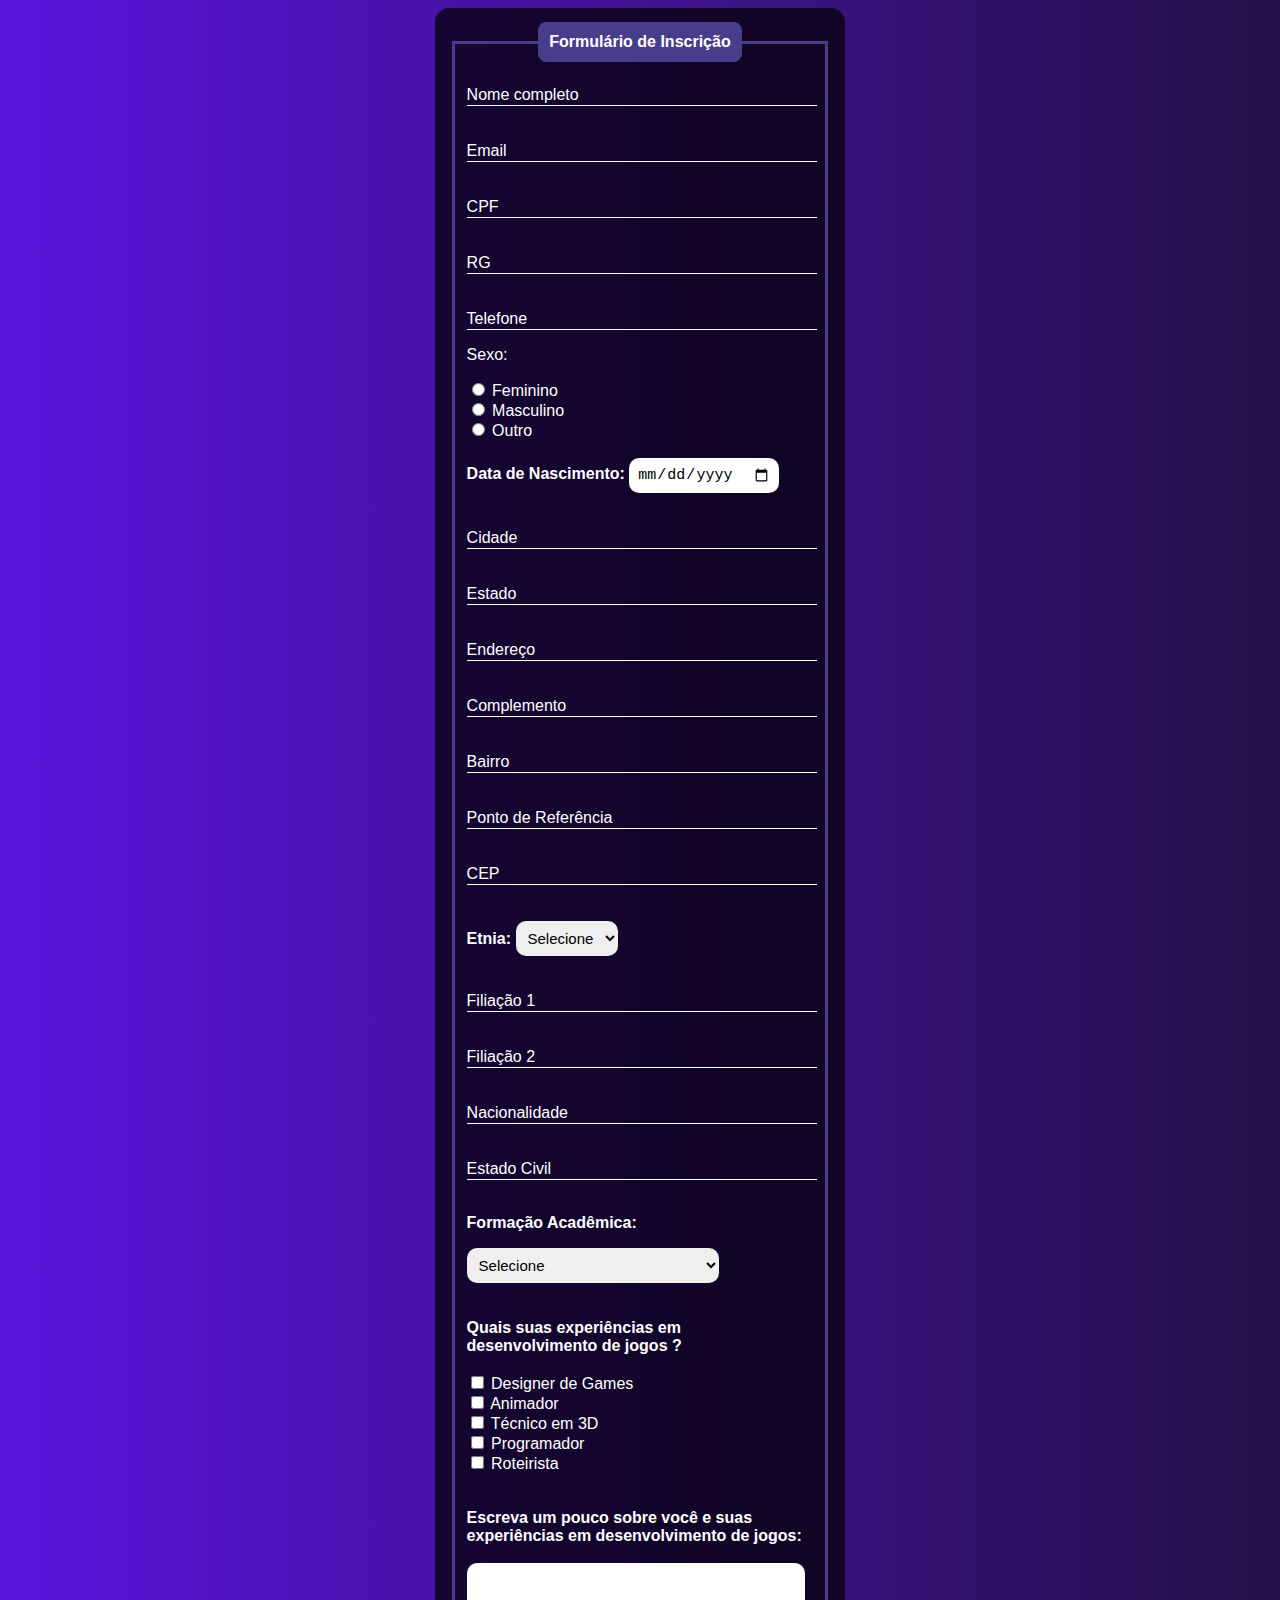
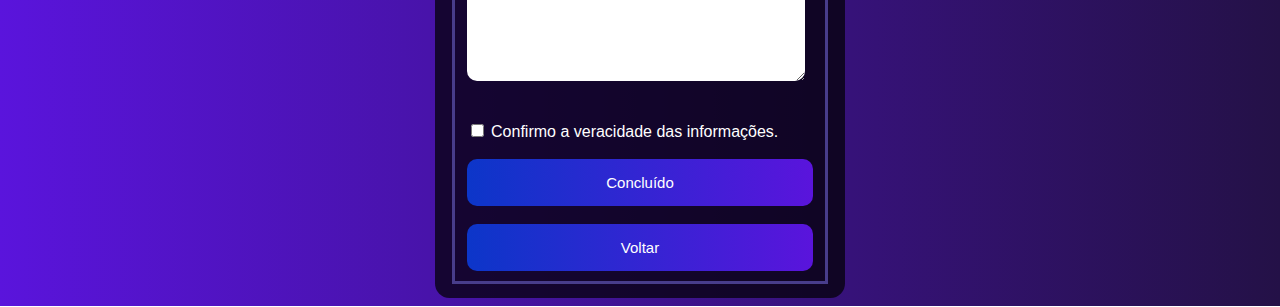
<file: Formulario/Formulario.html>
<!DOCTYPE html>
<html lang="pt-br">
<head>
    <meta charset="UTF-8">
    <meta name="viewport" content="width=device-width, initial-scale=1.0">
    <link rel="stylesheet" type="text/css" href="css/Formulario.css" media="screen">
    <link rel="icon" type="image/x-icon" href="image/GameSoft.ico">
    <title>Página de Formulário</title>
    
</head>

<body>
    <div class="box">
        <form>
            <fieldset>
                <legend><b>Formulário de Inscrição</b></legend>
                <br>
                <div class="inputBox">
                    <input type="text" name="nome" id="nome" class="inputUser" placeholder="Ex: Nilton Darmont Coelho" required>
                    <label for="nome" class="labelInput">Nome completo</label>
                </div>
                <br><br>
                <div class="inputBox">
                    <input type="email" name="email" id="email" class="inputUser" placeholder="nome@gmail.com" required>
                    <label for="email" class="labelInput">Email</label>
                </div>
                <br><br>
                <div class="inputBox">
                    <input type="text" name="cpf" id="cpf" class="inputUser" placeholder="XXX.XXX.XXX-XX" required>
                    <label for="cpf" class="labelInput">CPF</label>
                </div>
                <br><br>
                <div class="inputBox">
                    <input type="text" name="rg" id="rg" class="inputUser" placeholder="XXXXXXXXXX-X" required>
                    <label for="rg" class="labelInput">RG</label>
                </div>
                <br><br>
                <div class="inputBox">
                    <input type="tel" name="telefone" id="telefone" class="inputUser" placeholder="(XX) XXXXX-XXXX" required>
                    <label for="telefone" class="labelInput">Telefone</label>
                </div>
                <p>Sexo:</p>
                <input type="radio" id="feminino" name="genero" value="feminino" required>
                <label for="feminino">Feminino</label>
                <br>
                <input type="radio" id="masculino" name="genero" value="masculino" required>
                <label for="masculino">Masculino</label>
                <br>
                <input type="radio" id="outro" name="genero" value="outro" required>
                <label for="outro">Outro</label>
                <br><br>
                <label for="data_nascimento"><b>Data de Nascimento:</b></label>
                <input type="date" name="data_nascimento" id="data_nascimento" required>
                <br><br><br>
                <div class="inputBox">
                    <input type="text" name="cidade" id="cidade" class="inputUser" placeholder="Ex: Fortaleza" required>
                    <label for="cidade" class="labelInput">Cidade</label>
                </div>
                <br><br>
                <div class="inputBox">
                    <input type="text" name="estado" id="estado" class="inputUser" placeholder="Ex: Ceará" required>
                    <label for="estado" class="labelInput">Estado</label>
                </div>
                <br><br>
                <div class="inputBox">
                    <input type="text" name="endereco" id="endereco" class="inputUser" placeholder="Ex: Vila Natália" required>
                    <label for="endereco" class="labelInput">Endereço</label>
                </div>
                <br><br>
                <div class="inputBox">
                    <input type="text" name="complemento" id="complemento" class="inputUser" placeholder="Ex: 404" required>
                    <label for="complemento" class="labelInput">Complemento</label>
                </div>
                <br><br>
                <div class="inputBox">
                    <input type="text" name="bairro" id="bairro" class="inputUser" placeholder="Ex: Presidente Kennedy" required>
                    <label for="bairro" class="labelInput">Bairro</label>
                </div>
                <br><br>
                <div class="inputBox">
                    <input type="text" name="ponto_referência" id="ponto_referência" class="inputUser" placeholder="Ex: Rio Mar Kennedy" required>
                    <label for="ponto_referência" class="labelInput">Ponto de Referência</label>
                </div>
                <br><br>
                <div class="inputBox">
                    <input type="text" name="cep" id="cep" class="inputUser" placeholder="XXXXX-XXX" required>
                    <label for="cep" class="labelInput">CEP</label>
                </div>
                <br><br>
                <div class="inputBox">
                <label for="etnia"><b>Etnia:</b></label>
                <select id="etnia" required>
                    <option selected disabled value="">Selecione</option>
                    <option>Branco</option>
                    <option>Pardo</option>
                    <option>Preto</option>
                    <option>Amarelo</option>
                    <option>Indígena</option>
                  </select>
                </div>
                <br><br>
                <div class="inputBox">
                    <input type="text" name="filiação_1" id="filiação_1" class="inputUser" placeholder="Ex: Roberta Queiroga Darmont" required>
                    <label for="filiação_1" class="labelInput">Filiação 1</label>
                </div> 
                <br><br>
                <div class="inputBox">
                    <input type="text" name="filiação_2" id="filiação_2" class="inputUser" placeholder="Ex: Aurélio Teles Coelho" required>
                    <label for="filiação_2" class="labelInput">Filiação 2</label>
                </div>   
                <br><br>
                <div class="inputBox">
                    <input type="text" name="nacionalidade" id="nacionalidade" class="inputUser" placeholder="Ex: Brasileira" required>
                    <label for="nacionalidade" class="labelInput">Nacionalidade</label>
                </div> 
                <br><br>
                <div class="inputBox">
                    <input type="text" name="estado_civil" id="estado_civil" class="inputUser"placeholder="Ex: Solteiro" required>
                    <label for="estado_civil" class="labelInput">Estado Civil</label>
                </div> 
                <br>
                <div class="inputBox">
                <p><label for="formação_acadêmica"><b>Formação Acadêmica:</b></label></p>
                <select id="formação_acadêmica" required>
                    <option selected disabled value="">Selecione</option>
                  <option>Ensino Infantil Completo</option>
                  <option>Ensino Infantil Incompleto</option>
                  <option>Ensino Fundamental Completo</option>
                  <option>Ensino Fundamental Incompleto</option>
                  <option>Ensino Médio Completo</option>
                  <option>Ensino Médio Incompleto</option>
                  <option>Ensino Superior Completo</option>
                  <option>Ensino Superior Incompleto</option>
                  </select>
                </div>
                <br><br>
                <div class="inputBox">
                <label class="checkBox"><b>Quais suas experiências em desenvolvimento de jogos ?</b></label><br><br>
                    <input type="checkBox" id="tecnologia1" name="tecnologia1" value="Designer de Games">
                    <label for="tecnologia1"> Designer de Games</label>
                    <br>
                    <input type="checkBox" id="tecnologia2" name="tecnologia2" value="Animador">
                    <label for="tecnologia2"> Animador</label>
                    <br>
                    <input type="checkBox" id="tecnologia3" name="tecnologia3" value="Técnico em 3D">
                    <label for="tecnologia3"> Técnico em 3D</label>
                    <br>
                    <input type="checkBox" id="tecnologia4" name="tecnologia4" value="Programador">
                    <label for="tecnologia4"> Programador</label>
                    <br>
                    <input type="checkBox" id="tecnologia5" name="tecnologia5" value="Roteirista">
                    <label for="tecnologia5"> Roteirista </label>
                </div>
                <br><br>
                <div class="inputBox">
                <label class="experiencia"><b>Escreva um pouco sobre você e suas experiências em desenvolvimento de jogos:</b></label><br><br>
                     <textarea rows="6" style="width: 21.5em" id="experiencia" name="experiencia" placeholder="Informe em resumo alguns pontos principais, como: cargo, atividade exercida, nome de empresas e período trabalhado, entre outros pontos relevantes."></textarea>
                </div>
                <br><br>
                <div class="inputBox">
                    <input class="form-check-input" type="checkBox" value="" id="invalidCheck" required>
                    <label class="form-check-label" for="invalidCheck">Confirmo a veracidade das informações.</label>
                </div>
                <br>
                <button class="botao-concluido" type="submit" name="submit" id="submit_1">Concluído</button>
                <br><br>
                <button class="botao-concluido" onclick="history.back()" type="submit" name="submit" id="submit_2">Voltar</button>
            </fieldset>
        </form>
    </div>
</body>
</html>
</file>
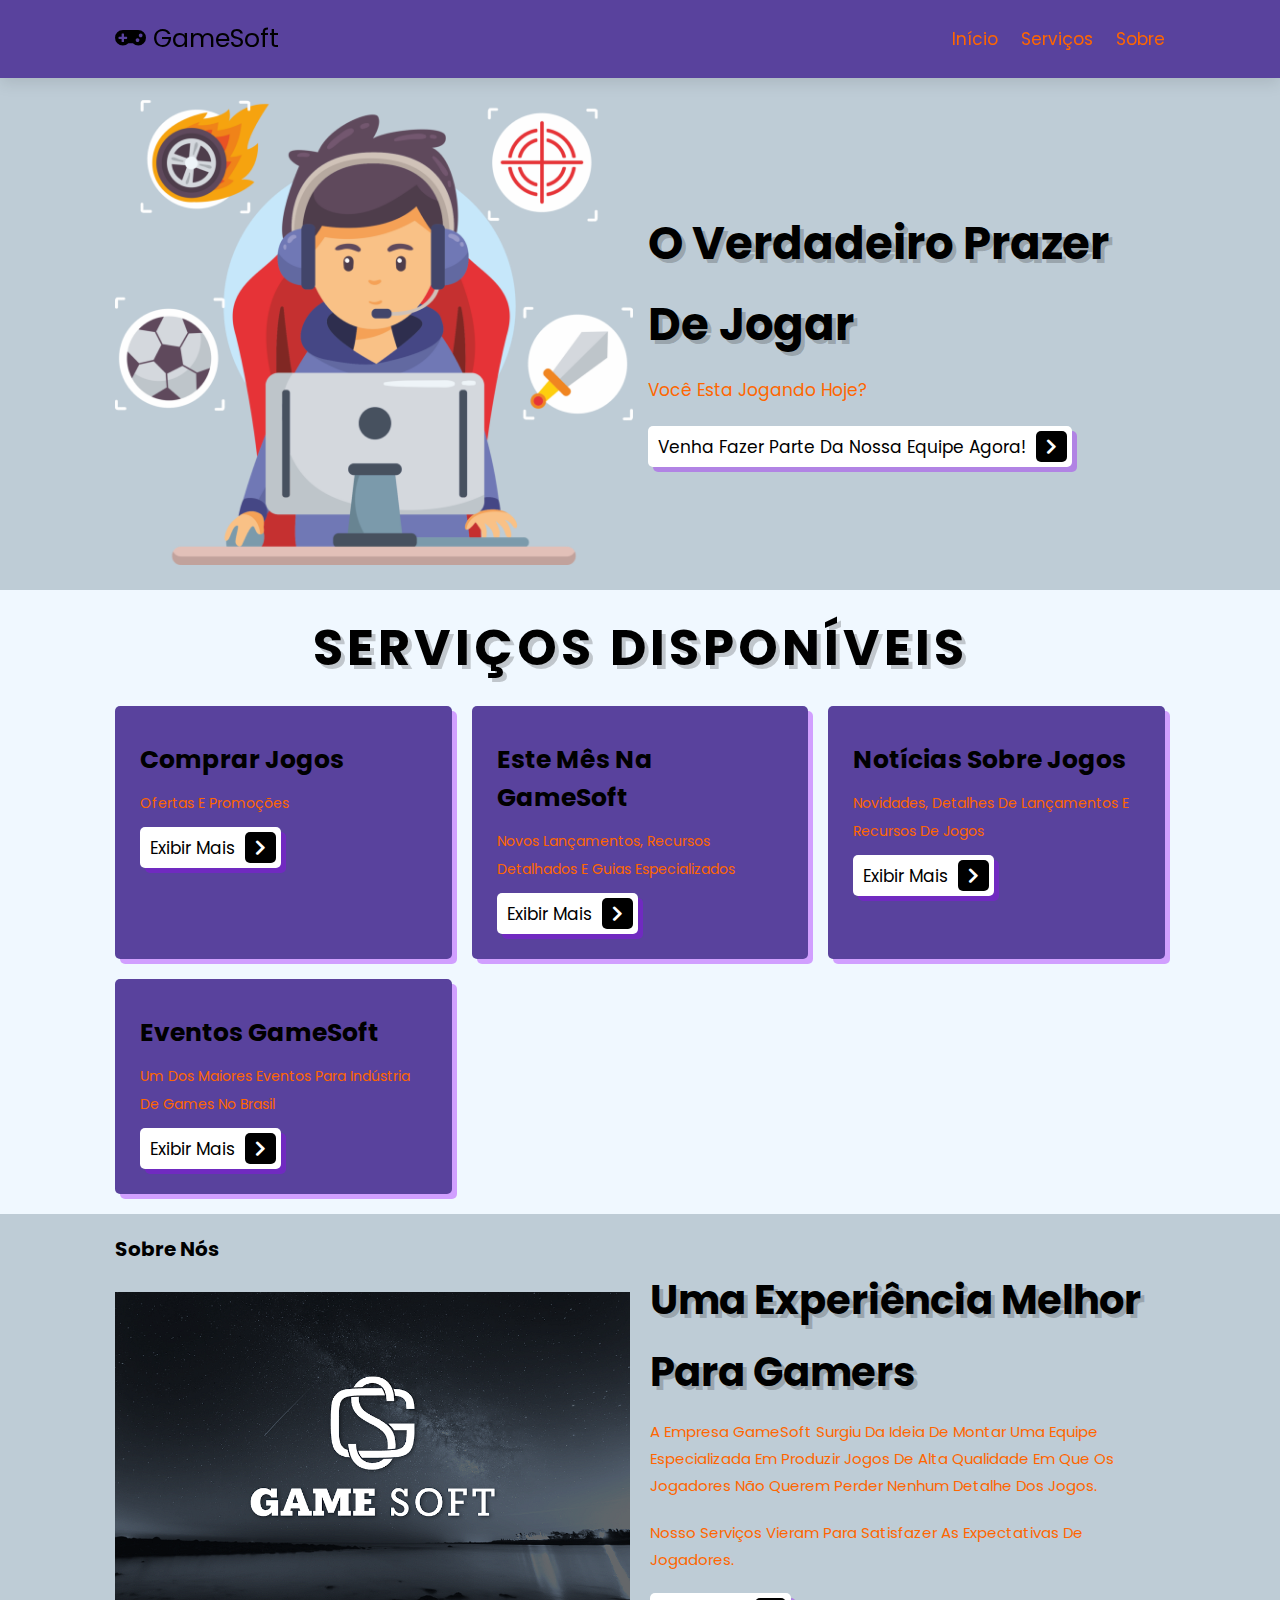
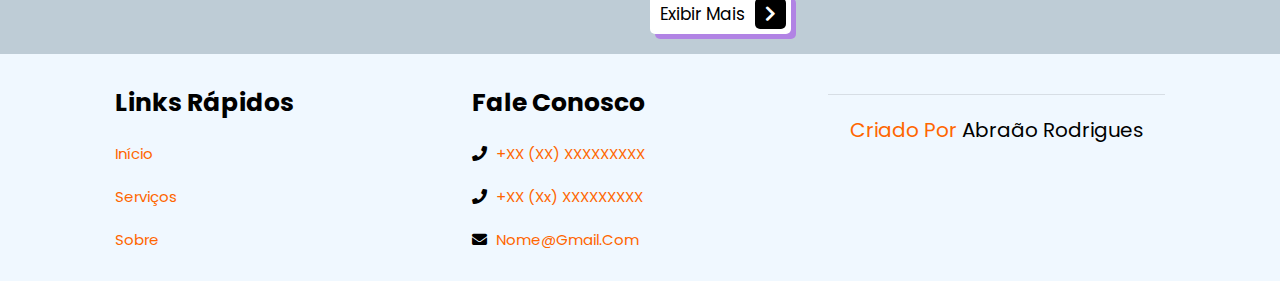
<file: Homepage/Homepage.html>
<!DOCTYPE html>
<html lang="pt-br">
<head>
    <meta charset="UTF-8">
    <meta http-equiv="X-UA-Compatible" content="IE=edge">
    <meta name="viewport" content="width=device-width, initial-scale=1.0">
    <title>Página de Homepage</title>

 
    <link rel="stylesheet" href="https://cdnjs.cloudflare.com/ajax/libs/font-awesome/5.15.4/css/all.min.css">
    <link rel="stylesheet" type="text/css" href="css/Homepage.css" media="screen">
    <link rel="icon" type="image/x-icon" href="image/GameSoft.ico">

</head>
<body>
    

<header class="cabecalho">

    <button onclick="history.back()"><a href="#" class="logo"> <i class="fas fa-gamepad"></i> GameSoft </a></button>

    <nav class="navbar">
        <a href="#inicio">Início</a>
        <a href="#servicos">Serviços</a>
        <a href="#sobre">Sobre</a>
    </nav>

    <div id="menu-btn" class="fas fa-bars"></div>

</header>

<section class="inicio" id="inicio">

    <div class="image">
        <img src="image/Gamer1-Homepage.png" alt="">
    </div>

    <div class="conjunto">
        <h3>O verdadeiro prazer de jogar</h3>
        <p>Você esta jogando hoje?</p>
        <a href="#" class="btn"> Venha fazer parte da nossa equipe agora! <span class="fas fa-chevron-right"></span> </a>
    </div>

</section>


<section class="servicos" id="servicos">

    <h1 class="cabecalho-serv"> SERVIÇOS <span>DISPONÍVEIS</span> </h1>

    <div class="qdr-conjunto">

        <div class="qdr">
            <h3>Comprar jogos</h3>
            <p>Ofertas e promoções</p>
            <a href="#" class="btn"> Exibir Mais <span class="fas fa-chevron-right"></span> </a>
        </div>

        <div class="qdr">
            <h3>Este mês na GameSoft</h3>
            <p>Novos lançamentos, recursos detalhados e guias especializados</p>
            <a href="#" class="btn"> Exibir Mais <span class="fas fa-chevron-right"></span> </a>
        </div>

        <div class="qdr">
            <h3>Notícias sobre jogos</h3>
            <p>Novidades, detalhes de lançamentos e recursos de jogos </p>
            <a href="#" class="btn"> Exibir Mais <span class="fas fa-chevron-right"></span> </a>
        </div>

        <div class="qdr">
            <h3>Eventos GameSoft</h3>
            <p>Um dos maiores eventos para indústria de games no Brasil</p>
            <a href="#" class="btn"> Exibir Mais <span class="fas fa-chevron-right"></span> </a>
        </div>

    </div>

</section>

<section class="sobre" id="sobre">

    <h1 class="cabecalho-sob"> <span>Sobre nós</h1>

    <div class="abaixo">

        <div class="image">
            <img src="image/GameSoft5.png" alt="">
        </div>

        <div class="conjunto">
            <h3>Uma experiência melhor para Gamers</h3>
            <p>A empresa GameSoft surgiu da ideia de montar uma equipe especializada em produzir jogos de alta qualidade em que os jogadores não querem perder nenhum detalhe dos jogos.</p>
            <p>Nosso serviços vieram para satisfazer as expectativas de jogadores.</p>
            <a href="#" class="btn"> Exibir Mais <span class="fas fa-chevron-right"></span> </a>
        </div>

    </div>

</section>

<section class="rodape">

    <div class="qdr-conjunto">

        <div class="qdr">
            <h3>Links Rápidos</h3>
            <a href="#inicio">Início</a>
            <a href="#servicos">Serviços</a>
            <a href="#sobre">Sobre</a>
        </div>

        <div class="qdr">
            <h3>Fale Conosco</h3>
            <a href="#"> <i class="fas fa-phone"></i> +XX (XX) XXXXXXXXX </a>
            <a href="#"> <i class="fas fa-phone"></i> +XX (xx) XXXXXXXXX </a>
            <a href="#"> <i class="fas fa-envelope"></i> Nome@gmail.com </a>
        </div>

    <div class="fim"> criado por <span>Abraão Rodrigues</span></div>

</section>    

</body>
</html>
</file>
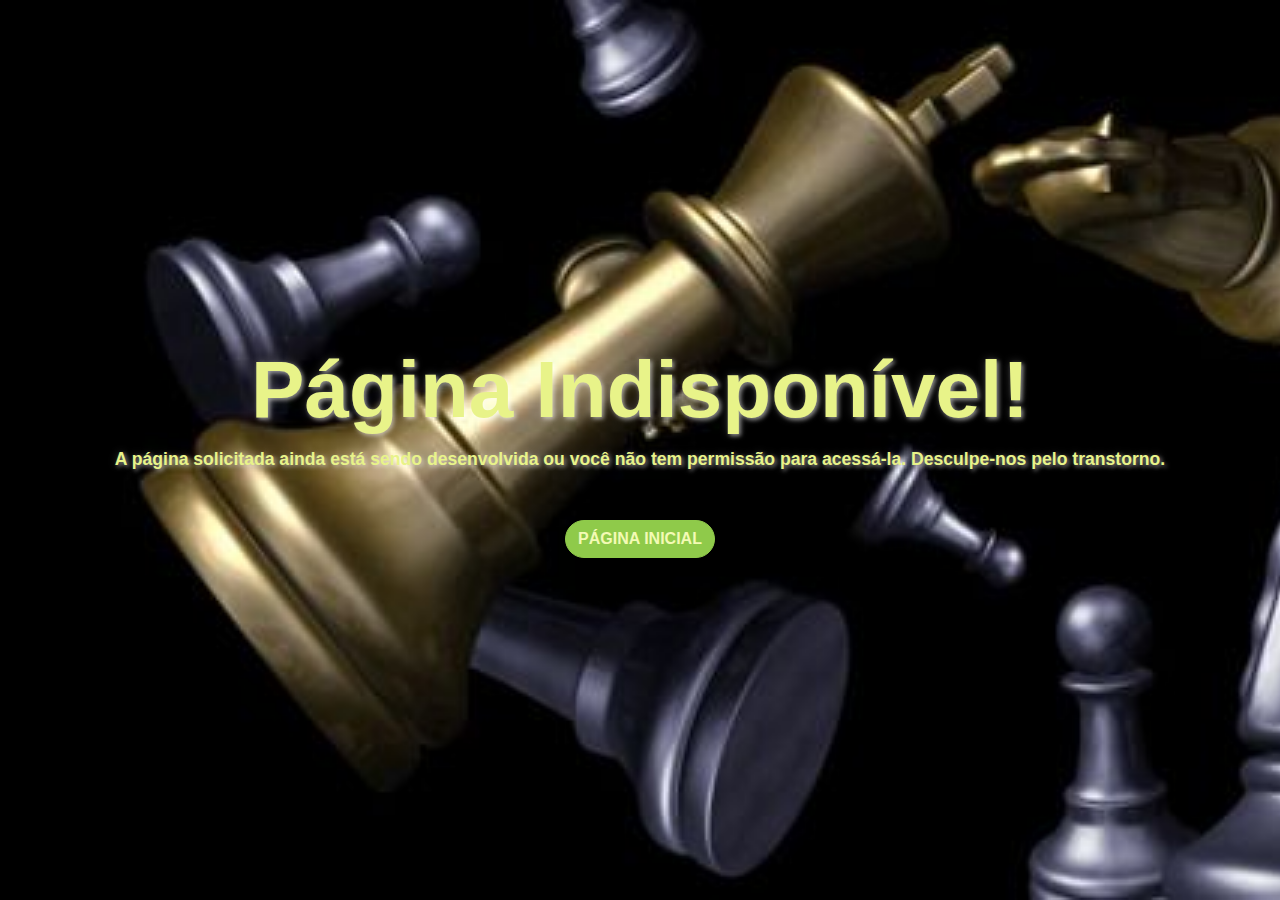
<file: Pagina-de-Eventos/errorPage.html>
<!DOCTYPE html>
<html lang="pt">
<head>
    <meta charset="UTF-8">
    <meta name="viewport" content="width=device-width, initial-scale=1.0">
    <title>Página de Eventos</title>
    <link rel="stylesheet" href="https://cdn.jsdelivr.net/npm/bootstrap@4.3.1/dist/css/bootstrap.min.css" integrity="sha384-ggOyR0iXCbMQv3Xipma34MD+dH/1fQ784/j6cY/iJTQUOhcWr7x9JvoRxT2MZw1T" crossorigin="anonymous">
    <link rel="stylesheet" href="estilos/error.css">
    <link rel="icon" type="image/x-icon" href="imagens/GameSoft.ico">
</head>
<body>
    <div class="container">
        <main>
            <h1>Página Indisponível!</h1>
            <p>A página solicitada ainda está sendo desenvolvida ou você não tem permissão para acessá-la. Desculpe-nos pelo transtorno.</p>
        </main>
        <div class="button-wrapper">
            <button type="button" onclick="window.location.href = 'index.html'" class="btn btn-primary rounded-pill mr-2">PÁGINA INICIAL</button>
        </div>
    </div>
</body>
</html>
</file>
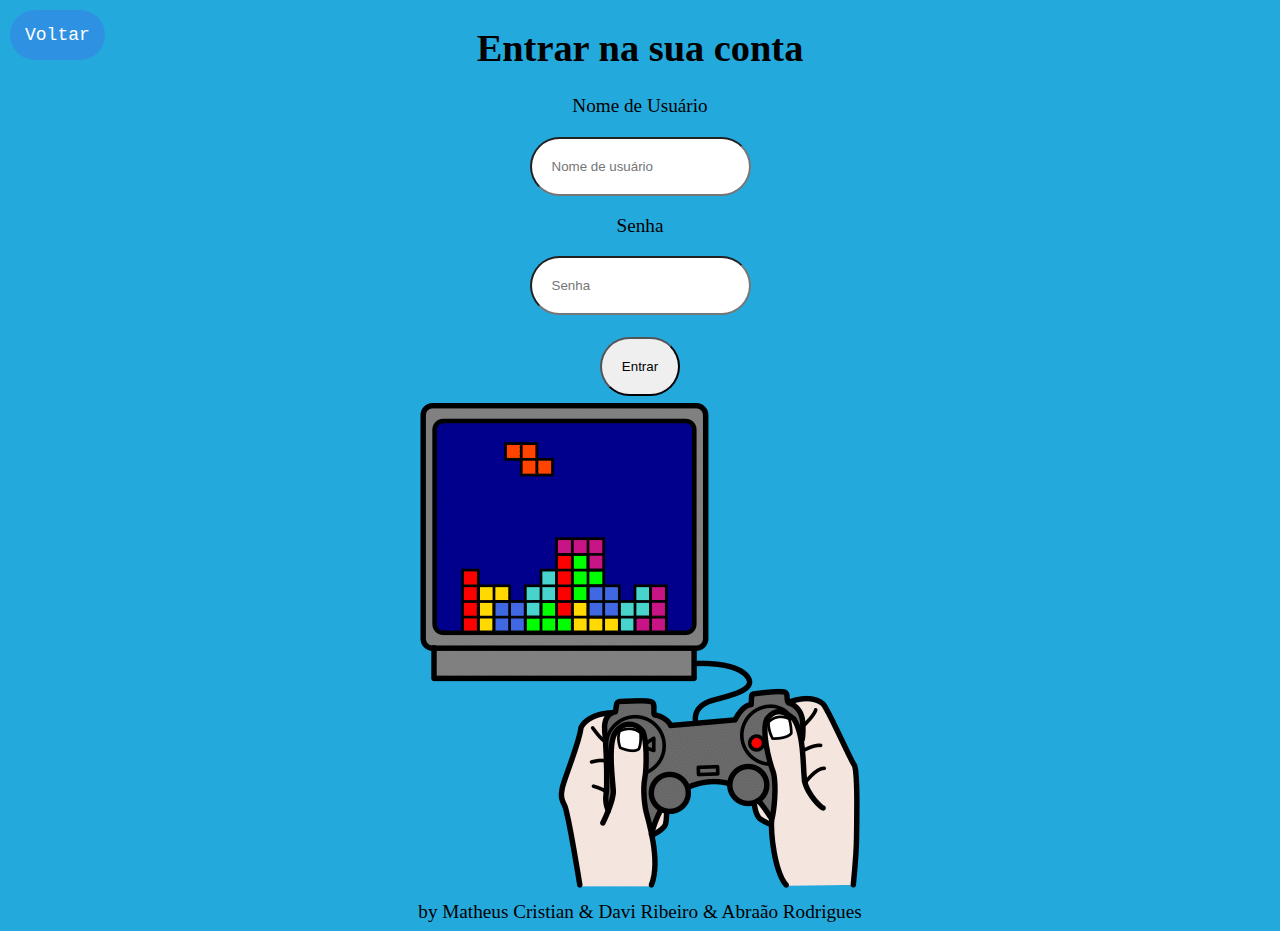
<file: Pagina-de-login-main/programas/pagina.html>
<!DOCTYPE html>
<html lang="pt">
<head>
    <meta charset="UTF-8">
    <meta http-equiv="X-UA-Compatible" content="IE=chrome">
    <meta name="viewport" content="width=device-width, initial-scale=1.0">
    <title> Página de Login </title>
    <!--Adicionei o icon da nossa página-->
    <link rel="icon" type="image/x-icon" href="../imagens/GameSoft.ico">
    <link rel="stylesheet" href="style.css">
</head>
<body>
    <button id="voltar" onclick="history.back()"> Voltar </button>
    <h1>Entrar na sua conta</h1>
    <!-- Adicionado o form de login -->
    <form>
        <p>Nome de Usuário</p>
        <div>
            <input type="text" placeholder="Nome de usuário" required>
        </div>
        <p>Senha</p>
        <div><input type="password" placeholder="Senha" required></div>
        <br>
        <input type="submit" value="Entrar">
      </form> 
      <img src="../imagens/joystisck.png" alt="">
      <footer>
        by Matheus Cristian & Davi Ribeiro & Abraão Rodrigues
      </footer>



</body>
</html>
</file>
<file: Calculadora/style.css>
* {
  margin: 0;
  padding: 0;
}
body {
  display:flex;
  justify-content: center;
  align-items: center;
  background-color: #0E0F2B;
}
.calculator {
  min-height: 90vh;
  min-width: 70vw;
  max-height: 70vw;
  display: grid;
  grid-template-columns: repeat(4, 1fr);
  grid-template-rows: repeat(6, 1fr);
  gap: 10px;
  padding: 10px;
}

.display {
  grid-column: 1 / span 4;
  background-color: #fff;
  font-size: 3em;
  text-align: right;
  padding: 10px;
}

#placeholder {
  grid-column: 2 / -1;
  grid-row: 2;
}
.button {
  background-color: #FA853D;
  border: none;
  border-radius: 5px;
  font-size: 2em;
  padding: 10px;
  text-align: center;
  cursor: pointer;
}
.number.button {
  background-color: #9E9495;
  border: none;
  border-radius: 5px;
  font-size: 2em;
  padding: 10px;
  text-align: center;
  cursor: pointer;
}
.operator {
  background-color: #93303A;
}


@media screen and (max-width: 768px) {
  
  .calculator {
    gap: 5px;
  }
  .display {
    padding: 5px;
  }

  .button {
    padding: 5px;
  }
}

.btn-voltar{
  display: inline-block;
  margin-top: 1rem;
  padding: .5rem;
  padding-right: 1rem;
  border:var(--border);
  border-radius: .5rem;
  box-shadow: var(--box-shadow);
  color:var(--blue);
  cursor: pointer;
  font-size: 1rem;
  background: #fff;
  top: 1%;
  left: 1%;
  position: fixed;
}
</file>
<file: Landing-Page/estilo_landing_page/style.css>
/* Estilos Gerais */
body {
	margin: 0;
	padding: 0;
	font-family: 'Open Sans', sans-serif;
	background-color: #252525;
	color: #fff;
}

a , button{
	border: 0;
	background-color: transparent;
	color: #337ab7;
	text-decoration: none;
}

a:hover, button:hover {
	color: #23527c;
}


/* Estilos do Cabeçalho */
header {
	background-color: #333;
	padding: 27px;
}

nav ul {
	list-style: none;
	margin: 0;
	padding: 0;
	display: flex;
	justify-content: flex-end;
}

nav ul li, button {
	margin-left: 20px;
}

nav ul button {
	margin-left: 0;
}

nav ul li a, button {
	color: #fff;
	font-weight: bold;
	font-size: 22px;
}

/* Estilos do conteúdo principal */
.principal {
	background-position: center;
	background-size: cover;
	text-align: left;
	padding: 50px 0;
	color: #fff;
	display: flex;
	flex-direction: row;
	align-items: center;
}

.principal h1 {
	font-size: 30px;
	margin-bottom: 10px;
}

.principal p {
	font-size: 18px;
}

.call-to-action {
	background-color: #fff;
	color: #333;
	padding: 15px 30px;
	border: none;
	margin: 20px 400px 0px;
	border-radius: 25px;
	font-size: 18px;
	font-weight: bold;
	cursor: pointer;
	transition: all 0.3s ease;
}

.call-to-action:hover {
	background-color: #333;
	color: #fff;
}

.imagem-principal {
	margin: 8px 40px 0px 0px;
	position: relative;
	border-radius: 10px;
	box-shadow: 0px 2px 5px rgba(0, 0, 0, 0.2);
}

.texto-principal {
	margin: 105px 160px 0px 90px;
	display: flex;
	flex-direction: column;
}

/* Estilos dos Recursos */
.features {
	padding: 80px 0;
	text-align: center;
}

.features h2 {
	font-size: 36px;
	margin: 0;
}

.features ul {
	margin-top: 40px;
	list-style: none;
	padding: 0;
	display: flex;
	flex-wrap: wrap;
	justify-content: center;
}

.features li {
	margin: 20px;
	font-size: 24px;
	display: flex;
	align-items: center;
	background-color: #23527c;
	padding: 10px 20px;
	border-radius: 10px;
	box-shadow: 0px 2px 5px rgba(0, 0, 0, 0.2);
}

/* Estilos das Capturas de Tela */
.screenshots {
	padding: 80px 0;
	text-align: center;
}

.screenshots h2 {
	font-size: 36px;
	margin: 0;
}

.imagens {
	display: flex;
	flex-wrap: wrap;
	justify-content: center;
	margin-top: 40px;
}

.imagens img {
	width: 300px;
	height: auto;
	margin: 20px;
	border-radius: 10px;
	box-shadow: 0px 2px 5px rgba(0, 0, 0, 0.2);
}

/* Estilos do Recall-to-Action */
.recall-to-action {
	background-color: #333;
	padding: 80px 0;
	text-align: center;
	color: #fff;
}

.recall-to-action h2 {
	font-size: 36px;
	margin: 0;
}

.recall-to-action p {
	font-size: 24px;
	margin: 20px 0 30px;
}

/* Estilos do Rodapé */
footer {
	background-color: #333;
	color: #fff;
	text-align: center;
	padding: 20px;
}
</file>
<file: Pagina-de-Eventos/estilos/style.css>
* {
    margin: 0;
    padding: 0;
    font-family: Arial, sans-serif;
}

body {
    background-image: url("../imagens/chess_background.webp");
    background-repeat: no-repeat;
    background-size: cover;
    display: flex;
    justify-content: center;
    align-items: center;
    min-height: 100vh;
}

.container {
    width: 100%;
    display: grid;
    grid-template-rows: 10vh 80vh 10vh;
    grid-template-columns: 1fr;
    grid-template-areas: 
        "header"
        "main"
        "footer";
}

header {
    width: 100%;
    grid-area: header;
    display: grid;
    grid-template-columns: 1fr 5fr;
    grid-template-areas: "logo nav";
}

.imagem {
    grid-area: logo;
    display: flex;
    justify-content: center;
    align-items: center;
}

#logo {
}

nav {
    grid-area: nav;
    font-size: 1.2em;
}

ul {
    display: flex;
    flex-wrap: nowrap;
    justify-content: space-evenly;
    align-content: center;
    align-items: center;
    height: 100%;
}

#home {
    color: #8FCA4A;
}

li {
    list-style-type: none;
}

a {
    text-decoration: none;
    color: rgb(243, 250, 181);
    transition: all 0.3s;
}

a:hover {
    color: #8FCA4A;
    text-decoration: none;
}

main {
    grid-area: main;
    display: flex;
    flex-direction: column;
    justify-content: center;
    align-items: center;
}

@keyframes glowing {
    0% {
      text-shadow: 0 0 5px rgba(255, 204, 6, 0.8), 0 0 10px rgba(255, 204, 6, 0.6);
    }
    50% {
      text-shadow: 0 0 20px rgba(255, 204, 6, 0.8), 0 0 30px rgba(255, 204, 6, 0.6);
    }
    100% {
      text-shadow: 0 0 5px rgba(255, 204, 6, 0.8), 0 0 10px rgba(255, 204, 6, 0.6);
    }
}
  
.countdown-container {
    padding: 1.25em;
    text-align: center;
    cursor: default;
}
  
.countdown {
    display: flex;
    justify-content: center;
    flex-wrap: nowrap;
}
  
.countdown-item {
    margin: 1em;
    flex: 1;
}
  
.countdown-item span {
    font-size: 3em;
    font-weight: bold;
    margin-bottom: 0.1em;
    animation: glowing 1.5s infinite;
}
  
.countdown-item p {
    font-size: 1.5em;
    font-weight: bold;
}
  
#days, #dias {
    color: #fcc206;
}
  
#hours, #horas {
    color: #ee163a;
}
  
#minutes, #minutos {
    color: #03aef6;
}
  
#seconds, #segundos {
    color: #8fca4a;
}

.event-description {
    grid-area: description;
    display: flex;
    flex-direction: column;
    align-items: center;
    font-size: 2em;
    color: rgb(243, 250, 181);
    font-weight: 900;
    text-align: center;
    text-shadow: 2px 2px 4px rgba(255, 255, 255, 0.5), 0 0 10px rgba(255, 255, 255, 0.2);
    font-weight: bold;
    cursor: default;
}
  
h1 {
    font-weight: 900;
}
  
#h1-description {
    margin-bottom: 5em;
}

.button-wrapper {
    display: flex;
    justify-content: center;
    align-items: center;
}
  
.button-wrapper button {
    margin: 0 0.5em;
    transition: transform 0.2s ease, box-shadow 0.2s ease;
}
  
.button-wrapper button:hover {
    transform: translateY(-5px);
    box-shadow: 0 4px 10px rgba(143, 202, 74, 0.6);
    animation: glow 1s infinite alternate;
}
  
@keyframes glow {
    from {
      box-shadow: 0 4px 10px rgba(143, 202, 74, 0.6);
    }
    to {
      box-shadow: 0 4px 20px rgba(143, 202, 74, 0.8);
    }
}

section.call-to-action button.btn-primary.rounded-pill {
    background-color: #8FCA4A;
    border-color: #8FCA4A;
    color: rgb(243, 250, 181);
    font-weight: bold;
	cursor: pointer;
}

section.call-to-action button.btn-primary.rounded-pill:hover {
    background-color: #8FCA4A;
    border-color: #8FCA4A;
    color: rgb(243, 250, 181);
    font-weight: bold;
	cursor: pointer;
}

section.call-to-action button.btn-outline-primary.rounded-pill {
    border-color: #8FCA4A;
    color: #8FCA4A;
    font-weight: bold;
	cursor: pointer;
	transition: all 0.6s ease;
}

section.call-to-action button.btn-outline-primary.rounded-pill:hover {
    background-color: #8FCA4A;
    border-color: #8FCA4A;
    color: rgb(243, 250, 181);
}

.call-to-action {
    margin-top: 2em;
}

section.call-to-action button.btn-primary.rounded-pill:focus,
section.call-to-action button.btn-primary.rounded-pill:active,
section.call-to-action button.btn-outline-primary.rounded-pill:focus,
section.call-to-action button.btn-outline-primary.rounded-pill:active {
    background-color: #8FCA4A !important;
    border-color: #8FCA4A !important;
    color: rgb(243, 250, 181) !important;
    font-weight: bold !important;
    outline: none !important;
}

section.call-to-action button.btn-primary.rounded-pill:hover,
section.call-to-action button.btn-outline-primary.rounded-pill:hover {
    background-color: #8FCA4A !important;
    border-color: #8FCA4A !important;
    color: rgb(243, 250, 181) !important;
    font-weight: bold !important;
    cursor: pointer !important;
}

section.call-to-action button.btn-primary.rounded-pill:focus,
section.call-to-action button.btn-primary.rounded-pill:active,
section.call-to-action button.btn-outline-primary.rounded-pill:focus,
section.call-to-action button.btn-outline-primary.rounded-pill:active {
    box-shadow: 0 0 0 0.2rem rgba(143, 202, 74, 0.5) !important;
    outline: none !important;
}

footer {
    grid-area: footer;
    display: flex;
    flex-direction: column;
    align-items: center;
    color: rgb(243, 250, 181);
    font-weight: bold;
    text-align: center;
    cursor: default;
}
</file>
<file: Quiz-de-programacao-main/style.css>
* {
    margin: 0;
    padding: 0;
    box-sizing: border-box;
  }
  
  body {
    background-color: #ffffff;
    color: #ffffff;
  }
  
  a {
    color: #ffffff;
    text-decoration: none;
    transition: 0.5s;
  }
  
  a:hover {
    color: #00c9c8;
  }
  
  textarea:focus,
  input:focus,
  select:focus,
  button:focus {
    box-shadow: 0 0 0 0;
    border: 0 none;
    outline: 0;
  }
  
  .container {
    display: grid;
    grid-template-areas:
      'header'
      'main'
      'footer';
    position: relative;
    height: 100vh;
  }
  
  header,
  main,
  footer {
    display: flex;
    align-items: center;
    justify-content: center;
  }
  
  header,
  footer {
    width: 100%;
    height: 100px;
    padding: 30px 0;
    background-color: #ffffff;
    color: black;
  }
  
  header {
    grid-area: header;
  }
  
  main {
    grid-area: main;
    margin-top: 20px;
    margin-bottom: 140px;
  }
  
  footer {
    grid-area: footer;
    position: absolute;
    bottom: 0;
  }
  
  .hide {
    display: none !important;
  }
  
  #quizz-container,
  #score-container {
    color: #000000;
    padding: 25px;
  }
  
  #quizz-container,
  #score-container {
    width: 500px;
    max-width: 90%;
  }
  
  #score-container p {
    margin: 20px 0;
  }
  
  #score-container #display-score {
    font-size: 32px;
    font-weight: bold;
  }
  
  .correct-answer {
    font-weight: bold;
    background-color: green;
    color: #2eb94c;
  }
  .wrong-answer {
    background-color: red; 
  }
  
  #questions-qty {
    font-weight: bold;
    color: #00c9c8;
  }
  
  #restart {
    background-color: #00c9c8;
    color: #fff;
    font-weight: bold;
    height: 50px;
    width: 180px;
    text-transform: uppercase;
    margin-top: 20px;
    cursor: pointer;
    transition: 0.5s;
  }
  
  #restart:hover {
    background-color: #2a272a;
    color: #ffffff;
  }
  
  #question {
    margin-bottom: 25px;
    font-size: 20px;
    color: #000000;
    font-weight: bold;
  }
  
  #answers-box button {
    display: flex;
    align-items: stretch;
    margin: 15px 0;
    width: 100%;
    border: none;
    text-align: left;
    color: #000000;
    cursor: pointer;
    transition: 0.5s;
  }
  
  #answers-box .question-answer{
    background-color: #ff57ff;
  }
  
  #answers-box .btn-letter {
    font-size: 30px;
    font-weight: bold;
    background-color: #ff57ff;
    border: none;
    color: #fff;
    text-transform: uppercase;
    display: flex;
    justify-content: center;
    align-items: center;
    flex: 1 1 0;
    padding: 5px;
    max-width: 45px;
  }
  
  .question-answer {
    flex: 1 1 0;
    display: flex;
    padding: 10px 0;
    align-items: center;
    margin-left: 10px;
    font-size: 16px;
  }
  
  
  
  @media (max-width: 450px) {
    #quizz-container,
    #score-container {
      border: none;
      width: 100%;
      box-shadow: none;
    }
  }

  #voltar{
    font-size: large;
    border:none;
    background-color: white;
    margin-top: 5px;
    margin-left: 5px;
    padding:10px;
    /* position: relative; */
    top: 10px;
    left: 10px;
  }
</file>
<file: Sistema-de-cadastro-main/style.css>
main{
    padding-top:30px;
}
body {
    background-image: url("imagens/folha.avif");
    background-repeat: no-repeat;
    background-attachment: fixed;
    background-position: center;
    background-size: 50%;
}
#voltar{
    padding:10px;
    position: fixed;
    top: 10px;
    left: 10px;
    background-color:coral;
    font-family: 'Courier New', Courier, monospace;
    color: white;
    border:none;
  }
input{
    padding:15px;
}
#cadastrar{
    background-color:coral;
    font-family: 'Courier New', Courier, monospace;
    color: white;
    border:none;
}
footer{
    text-align: left;
    bottom: 0px;
}
</file>
<file: Spotify2/estilo/style.css>
@font-face {
    font-family: myFirstFont;
    src: url(Spotify-Font/GothamLight.ttf);
  }

*
{
    margin: 0;
    padding: 0;
    box-sizing: border-box;
}

html,body{
  height: 100%;
}

.sidebar
{
  float: left;
  padding: 0.63rem 0.63rem;
  width: 15.63rem;
  height: 100%;
  overflow-y: auto;
  background-color: black;
  overflow-x: hidden;
}

.sidebar-wrapper
{
  padding-bottom: 12.5rem;
}

.sidebar_menu
{
  margin: 1.25rem 0;
  color: rgb(190,190,190);
}

.sidebar_logo img
{
  
  max-width: 15.63em;
  width: 90%;
}

.sidebar_menu a
{
  color: rgb(190,190,190);
  text-decoration: none;
  display: block;
  padding: 0.63rem 0;
}

.sidebar_menu svg
{
  margin: 0 0.31rem;
}
.sidebar_menu a.sidebar_menu_selecionado
{
  color: white;
  background-color: rgb(80,80,80);
  border-radius: 0.31rem;
}

.sidebar_menu_item img
{
 max-width: 1.88em;
 height: 1.88em;
 vertical-align: middle;
 display: inline-block;

}

.sidebar_menu_item
{
  margin-top: 0.75em;
  cursor: pointer;
  vertical-align: middle;
}

.sidebar_menu p.sidebar_menu_titulo
{
  color: white;
  text-transform: uppercase;
  font-size: 0.88rem;
}
.sidebar_menu_item_componente
{
  width: 1.88em;
  height: 1.88em;
  text-align: center;
  line-height: 1.88em;
  display: inline-block;
  color: black;
  font-weight: bold;
  background-color: white;
}

.sidebar_menu_item_componente span
{
  font-weight: bold;
  font-size: 0.88rem;
  padding: 0 0.63em;
}

.sidebar_playlist
{
  padding: 1.25em 0;
  border-top: 0.06em solid rgb(40,40,40);
  margin-top: 0.75em;

}

.sidebar_playlist a
{
  margin: 0.63em;
  display: block;
  color: rgb(190,190,190);
  text-decoration: none;
}

.sidebar_playlist a:hover
{
  color: white;
}

.sidebar_playlist img
{
 max-width: 1.88em;
 height: 1.88em;
 vertical-align: middle;
 display: inline-block;
}
/* parte do menu Principal da Página */

main
{
  width: calc(100% - 15.63em);
  background-color: rgb(30,30,30);
  height: 100%;
  float: left;
  padding: 0.94em 3.13em;
  overflow-y: auto;
}
.main-row
{
  display: flex;
  flex-wrap: wrap;
  width: 100%;
  margin-top: 1.25em;
  margin-bottom: 2.5em;
}

.main-wrapper
{
  padding-bottom: 12.5em;

}

.row-titulo
{
  width: 100%;

}

.row-titulo h2
{
  color: white;
}

.main-col
{
  cursor: pointer;
  width: 10%;
  margin-right: 1%;
  margin-top: 1.25em;
  margin-bottom: 3%;

  background-color: #282828;
  border-radius: 0.5em;
  padding: 0.63em;
  text-align: center;
}

.main-col img
{
  width: 100%;
}
 .main-col h3
 {

  font-size: 1rem;
  color: white;
 }

 .main-col p
 {
  color: rgb(150,150,150);
  font-size: 0.8rem;
  font-weight: bold;
  text-align: left;
  margin: 8px 0;

 }

 #pause-btn
 {
  display: none;
  margin: 3%;
 }

 .player
 {
  width: 100%;
  padding: 20px;
  height: 130px;
  position: absolute;
  left: 0;
  bottom: 0;
  display: flex;
  background-color: rgb(60, 60, 60);

 }

 .player-artist
 {
  width: 20%;
 }

 .player-artist img
 {
  max-width: 70px;
  display: inline-block;
  vertical-align: middle;
 }

 .player-artist h3
 {
  display: inline-block;
  color: white;
  font-weight: normal;
  font-size: 20px;
  vertical-align: middle;
  margin-left: 10px;
 }

 .player-artist h3 > span
 {
  color: rgb(200, 200, 200);
  font-size: 13px;
 }

.back
{
  display: flex;
  align-items: center;
  justify-items: center;
  text-align: center;
  width: 100%;
}

 .back-button {

  background-color: #ff9e1e;
  padding: 0 1rem;
  height: 2.8rem;
  margin-top: 0.6rem;
  margin-left: 48%;
  border-radius: 0.3rem;
}

.back-button:hover {
  background-color: #ffc06e;
}


 .player-control
 {
  width: 70%;
  text-align: center;
  align-items: center;
 }

 .player-control-buttons
 {
  color: white;
  margin: 8px 15px;
  font-size: 18px;
 }

 .player-control-progress
 {
  width: 100%;
  max-width: 600px;
  height: 7px;
  margin-top: 20px;
  position: relative;
  border-radius: 8px;
  display: inline-block;
  background-color: rgb(130, 130, 130);
 }

 #play-btn
 {
    margin: 3%;
 }

 .progress
 {
  position: absolute;
  left: 0;
  top: 0;
  width: 0%;
  height: 7px !important;
  border-radius: 8px;
  background-color: white;
 }

#audio-player
{
  position: absolute;
  left: 0;
  top: 0;
  visibility: hidden;
  /* z-index: -1;
  opacity: 0; */
  
}


 @media screen and (max-width: 1700px) 
 {
  .main-col
  {
    width: 20%;
  }
     
 }

 @media screen and (max-width: 768px) 
 {
  main
  {
    width: 100%;
  }
  .sidebar
  {
    display: none;
  }
  .main-col
  {
    width: 48%;
    margin-right: 2%;
  }
     
 }
</file>
<file: estilo/portifolio.css>
@import url('https://fonts.googleapis.com/css2?family=Delicious+Handrawn&display=swap');
body
{
    margin: 0;
    padding: 0;
    font-family: 'Delicious Handrawn', sans-serif; 
    font-size: 6px;
}


.container {
  display: flex;
  flex-direction: column;

}
.main {
  display: flex;
  flex-direction: column;
}

@media (min-width: 420px) {
  body {
    font-size: 8px;
  }
}
@media (min-width: 560px) {
  body {
    font-size: 10px;
  }
}
@media (min-width: 800px) {
  body {
    font-size: 12px;
  }
}
@media (min-width: 950px) {
  body {
    font-size: 15px;
  }
}
.equipe {
  display: flex;
  flex-direction: column;
}
.projetos {
  display: flex;
  flex-direction: column;
}

/* Header */
.header-container
{
    display: flex;
    flex-direction: row;
    justify-content: center;
    align-items: center;
    height: 115vh;
    background-attachment: fixed;
    /* background-image: url("../imagens/abimael-foto.png"); */
    background-repeat: no-repeat;
    background-position: 100%;
    background-size: 56vmin;
    box-sizing: border-box;
    position: relative;

}
.header-container .info {
  display: flex;
  flex-direction: column;
  text-align: center;
  flex: 6;
  height: 100%;
  align-items: center;
  justify-content: center;
}
.header-container .foto {
  display: flex;
  flex: 5;
}



#abimael-container {
  background-color: #7B0707;
  color: #D0DB97;
  background-image: url("../imagens/foto-abimael.png");
}
#abraao-container {
  background-color: #F6FEAA;
  color: #153243;
  background-image: url("../imagens/abraao-foto.png");
}
#davi-container {
  background-color: #153243;
  color: #DEC5E3;
  background-image: url("../imagens/foto-davi.png");
}
#isaac-container {
  background-color: #DEC5E3;
  color: #006C67; 
  background-image: url("../imagens/isaac-foto.png");
}
#cristian-container {
  background-color: #006C67;
  color: white;
  background-image: url("../imagens/cristian-foto.png");
}

h1
{
  font-size: 4em;
  text-transform: uppercase;
  letter-spacing: 0.27em;
}
h2
{
    font-size: 2em;
    text-transform: uppercase;
    letter-spacing: 0.27em;
}

.social-media
{
    display: flex;
    align-items: center;
    justify-content: center;
    width: 100%;
    height: 5%;
    max-height: 3em;
    margin-top: 2em;
}

.social-media a
{
    text-decoration: none;
    width: 35%;
    height: 100%;
    display: flex;
    justify-content: center;
    align-items: center;
    color: currentColor;
    border: 2px solid currentColor;
    transition: .5s ease-in-out;
}
.social-media a:hover{
  color: #1e1e2a;
}
.scroll-media {
  opacity: 0;
  visibility: hidden;
  transition: opacity .5s, visibility .5s;
}
.scroll-text {
  position: relative;
  display: flex;
  flex-direction: column;
  justify-content: center;
  opacity: 0;
  visibility: hidden;
  transition: transform .5s, opacity .5s, visibility .5s;
}
.header-container:nth-child(2n) .scroll-text {
  right: -21vw;
}

.header-container:nth-child(2n - 1) .scroll-text {
  right: 21vw;
}
.header-container:nth-child(2n) .scroll-text.active {
  transform: translateX(-21vw);
  opacity: 1;
  visibility: visible;
}
.header-container:nth-child(2n - 1) .scroll-text.active {
  transform: translateX(21vw);
  opacity: 1;
  visibility: visible;
}

.scroll-media.active {
  opacity: 1;
  visibility: visible;
}

.social-media a:hover
{
    background-color: white;
}

/* Menu Três Linhas*/
.checkbox-container
{
    display: flex;
    justify-content: center;
    align-items: center;
}
.checkbox
{
    height: 3.5vw;
    width: 3.5vw;
    position: fixed;
    right: 0;
    top: 0;
    display: flex;
    justify-content: center;
    cursor: pointer;
    z-index: 9999;
    transition: 400ms ease-in-out 0s;
}
.checkbox .trace
{
    margin-right: 3rem;
    width: 3.5vw;
    height: 0.17vw;
    background-color: #1e1e2a;
    position: fixed;
    border-radius: 0.5vh;
    transition: 0.5s ease-in-out;
}
.checkbox .trace:nth-child(1)
{
    top: 0.85vw;
    transform: rotate(0);
}

.checkbox .trace:nth-child(2)
{
    top: 1.7vw;
    transform: rotate(0);
}

.checkbox .trace:nth-child(3)
{
    top: 2.55vw;
    transform: rotate(0);
}
#toggle
{
    display: none;
}

/* Menu redondo*/
.menu
{
    position: fixed;
    top: 1.9vw;
    right: 2.1vw;
    background-color: transparent;
    height: 0.5vh;
    width: 0.7vw;
    border-radius: 50%;
    box-shadow: 0px 0px 0px 0px pink;
    z-index: 1;
    transition: 400ms ease-in-out 0s;
}
.menu-items
{
    position: fixed;
    top: 0;
    left: 0;
    width: 100%;
    height: 100vh;
    display: flex;
    justify-content: center;
    align-items: center;
    z-index: 2;
    opacity: 0;
    visibility: hidden;
    transition: 400ms ease-in-out 0s;
}
.menu-items ul
{
    list-style-type: none;

}
.menu-items ul li a
{
    margin: 0.7vw 0;
    color: #1e1e2a;
    text-decoration: none;
    text-transform: uppercase;
    letter-spacing: 0.25em;
    font-size: 2.8em;
}
/* Animação */
#toggle:checked + .checkbox .trace:nth-child(1)
{
    transform: rotate(45deg);
    top: 1.75vw;
}
#toggle:checked + .checkbox .trace:nth-child(2)
{
    transform: translate(-7vw);
    width: 2.1vw;
    visibility: hidden;
    opacity: 0;
}
#toggle:checked + .checkbox .trace:nth-child(3)
{
    transform: rotate(-45deg);
    top: 1.75vw;
}
#toggle:checked + .checkbox
{
    background-color: pink;
}
#toggle:checked ~ .menu
{
    box-shadow: 0px 0px 0px 100vmax pink;
    z-index: 1;
} 
#toggle:checked ~ .menu-items
{
    visibility: visible;
    opacity: 1;
}

.card-container
{
    display: flex;
    justify-content: space-evenly;
    align-items: center;
    width: 90%;
}
.card 
{
    width: 20em;
    height: 20em;
    border-radius:100% ;
    margin: 3em 0 0 0 ;
    display: flex;
    align-items: center;
    background-color: brown;
    background-position: center ;
    background-size: cover;
    background-repeat: no-repeat;
    filter: grayscale(0.5);
    color: #1e1e2a;
    cursor: pointer;
    transition: 0.5s ease-in-out;
}
.card-container:nth-child(1) .card
{
    background-image: url("../imagens/homepage.png");
}

.card-container:nth-child(2) .card
{
    background-image: url("../imagens/formulario.png");
}


.card-container:nth-child(3) .card
{
    background-image: url("../imagens/quiz.png");
}

.card-container:nth-child(4) .card
{
    background-image: url("../imagens/login.png");
}

.card-container:nth-child(5) .card
{
    background-image: url("../imagens/cadastro.png");
}


.card-container:nth-child(6) .card
{
    background-image: url("../imagens/landing-page.png");
}


.card-container:nth-child(7) .card
{
    background-image: url("../imagens/calculadora.png");
}

.card-container:nth-child(8) .card
{
    background-image: url("../imagens/ToDoList.png");
}

.card-container:nth-child(9) .card
{
    background-image: url("../imagens/dashboard.png");
}

.card-container:nth-child(10) .card
{
    background-image: url("../imagens/pagina-de-eventos.png");
}

.card-container:nth-child(11) .card
{
    background-image: url("../imagens/Spotify2.png");
}

.card-container:nth-child(12) .card
{
    background-image: url("../imagens/cronometro.png");
}
.card-container:nth-child(13) .card
{
    background-image: url("../imagens/pagina-noticias.png");
}

.card-text
{
    font-size: 1.4em;
    width: 40%;
    letter-spacing: 0.067em;
    color: yellowgreen;
}
.card-wrapper
{
    text-align: center;
    display: flex;
    flex-direction: column;
    justify-content: center;
    align-items: center;
    position: relative;
}

.card-wrapper::before
{
    content: '';
    position: absolute;
    height: 6.7em;
    width: 6.7em;
    border-radius: 100%;
    display: block;
    border: 1px solid black;
    opacity: 0;
    transition: 0.5s ease-in-out;
}
.card-wrapper h2
{
    color: orange;
    font-size: 1.9em;
    text-transform: uppercase;
    letter-spacing: 0.25em;
    margin: 0;
    transition: 0.5s ease-in-out;
}

#h2_card1, #h2_card4, #h2_card6, #h2_card7
{
font-size: 2.7em;
}

#h2_card7
{
font-size: 2.5em;
}


.card-wrapper p
{
    color: rgb(255, 0, 0);
    font-size: 0;
    visibility: visible;
    opacity: 0;
    font-weight: bold;
    text-transform: uppercase;
    transition: 0.5s ease-in-out;

}
.card:hover
{
    filter: unset;
}
/* Borda Visivel (comentar para ver 2º visual  */

/* .card:hover > .card-wrapper::before
{
    height: 17.5em;
    width: 17.5em;
    opacity: 1;
} */

/*"venha ver" visivel */
/* .card:hover > .card-wrapper p
{
    opacity: 1;
    visibility: visible;
    font-size: 1.5em;
} */

/* Tira do comentário para ver 2º visual */

.card:hover > .card-wrapper a
{
    opacity: 1;
    visibility: visible;
    font-size: 1.5em;
    text-decoration: none;
}

/* Tira do comentário para ver 2º visual */

.card-wrapper a
{
    color: red;
    font-size: 0;
    visibility: visible;
    opacity: 0;
    font-weight: bold;
    text-transform: uppercase;
    transition: 0.5s ease-in-out;

}



/* LINK E TEXTO */

/* link não visitado*/
 .texto {
    color: #1e1e2a ;
  }
  
  /* link visitado */
 .texto:visited {
    color: red;
  }
  
  /* mouse sobre o link */
  .texto:hover {
    background-color: #1e1e2a;
    color: white;
  }
  
  .texto
  {
    text-decoration: none;
    padding: 1rem 4rem;
    border: 1px solid #1e1e2a;
    min-width: 4rem;
    display: flex;
    align-items: center;
    justify-content: center;
    transition: .5s ease-in-out;
  }
body
{
    background-color: white;
}
  /* fotter */

  .footer
  {
    background-color: brown;
    display: flex;
    align-items: center;
    justify-content: center;
    color: pink;
    height: auto;
    margin: 0 0 0 0 ;
    background-image: url("../imagens/logo.png");
    background-position: center;
    background-size:contain;
    background-repeat: no-repeat;
    
  }
  footer h1
  {
    font-size:1em;
    text-transform: uppercase;
    letter-spacing: 0.27em;
  }

#h1_empresa
{
  padding-left: 25%;
  text-transform: uppercase;
  letter-spacing: 0.27em;
}


#sobre h2
{
    color: transparent;
}

.footer ul li
{
    list-style: none;
}
</file>
<file: Cronômetro/Style/Escuro.css>
* {
    margin: 0;
    padding: 0;
  }
  body
  {
    background-color: black;
  }
  span{
   font-size: 50pt;
   font-weight: 700;

  }

  .numbers{
    color: white;
    padding: 50px;
  }
  h1
  {
    color: white;
  }

  .back-button {
    display: inline-block;
    background-color: #ff9e1e;
    padding: 0 1rem;
    height: 2.8rem;
    margin-top: 0.6rem;
    margin-left: 0.6rem;
    border-radius: 0.3rem;
  }

  .back-button:hover {
    background-color: #ffc06e;
  }
</file>
<file: Formulario/css/Formulario.css>
body{
    font-family: Arial, Helvetica, sans-serif;
    background-image: linear-gradient(to right, rgb(90, 20, 220), rgb(36, 17, 71));
    display: flex;
    justify-content: center;
    align-items: center;
}

.box{
    color: white;
    position: sticky;
    background-color: rgba(0, 0, 0, 0.7);
    padding: 0.9rem;
    border-radius: 0.9rem;
    width: 20%;
    min-width: 23.8rem;
    max-width: 50rem;
   
}
fieldset{
    border: 3px solid darkslateblue;

}
legend{
    width: auto;
    margin-left: auto;
    margin-right: auto;
    border: 1px solid darkslateblue;
    padding: 10px;
    text-align: center;
    background-color: darkslateblue;
    border-radius: 8px; 
}
.inputBox{
    position: relative;

}
.inputUser{
    background: none;
    border: none;
    border-bottom: 1px solid white;
    outline: none;
    color: white;
    font-size: 15px;
    width: 100%;
    letter-spacing: 2px;

}
.labelInput{
    position: absolute;
    top: 0px;
    left: 0px;
    pointer-events: none;
    transition: .5s;

}
.inputUser:focus ~ .labelInput,
.inputUser:valid ~ .labelInput{
    top: -20px;
    font-size: 12px;
    color: darkslateblue;

}
#data_nascimento, #etnia, #formação_acadêmica, #checkBox{
    border: none;
    padding: 8px;
    border-radius: 10px;
    outline: none;
    font-size: 15px;

}
#submit_1{
    background-image: linear-gradient(to right,rgb(12, 54, 201), rgb(90, 20, 220));
    width: 100%;
    border: none;
    padding: 15px;
    color: white;
    font-size: 15px;
    cursor: pointer;
    border-radius: 10px;
}

#submit_1:hover{
    background-image: linear-gradient(to right,rgb(0, 75, 180), rgb(80, 25, 190));
}

#submit_2{
    background-image: linear-gradient(to right,rgb(12, 54, 201), rgb(90, 20, 220));
    width: 100%;
    border: none;
    padding: 15px;
    color: white;
    font-size: 15px;
    cursor: pointer;
    border-radius: 10px;
}

#submit_2:hover{
    background-image: linear-gradient(to right,rgb(0, 75, 180), rgb(80, 25, 190));
}

:focus::placeholder {
    transition: all 0.2s ease-out;
    color:white;
    opacity: 1;
}


::placeholder {
    color: transparent;
    opacity: 0;
}

textarea{
    border: none;
    padding: 8px;
    border-radius: 10px;
    outline: none;
    font-size: 15px;
    max-width: 325px;
    overflow-y: hidden;
    font-family: Arial, Helvetica, sans-serif;
}

.inputBox textarea:focus::placeholder {
    transition: all 0.2s ease-out;
    color: #000000;
    opacity: 1;
    
  }
.inputBox textarea::placeholder {
    color: transparent;
    opacity: 1;
    
}

.btn-voltar{
    display: inline-block;
    margin-top: 1rem;
    padding: .5rem;
    padding-right: 1rem;
    border:var(--border);
    border-radius: .5rem;
    box-shadow: var(--box-shadow);
    color:var(--blue);
    cursor: pointer;
    font-size: 1rem;
    background: #fff;
    top: 1%;
    left: 1%;
    position: fixed;
}
</file>
<file: Homepage/css/Homepage.css>
@import url('https://fonts.googleapis.com/css2?family=Poppins:wght@100;200;300;400;500;600;700&display=swap');

:root{
    --blue:#000000;
    --black:#000000;
    --light-color:#ff6600;
    --box-shadow:.5rem .5rem 0 rgba(153, 0, 255, 0.356);
    --text-shadow:.4rem .4rem 0 rgba(0, 0, 0, .2);
    --border:.2rem solid var(--green);
}

*{
    font-family: 'Poppins', sans-serif;
    margin:0; padding: 0;
    box-sizing: border-box;
    outline: none; border: none;
    text-transform: capitalize;
    transition: all .2s ease-out;
    text-decoration: none;
}

html{
    font-size: 62.5%;
    overflow-x: hidden;
    scroll-padding-top: 7rem;
    scroll-behavior: smooth;
}

section{
    padding:2rem 9%;
    background: #f0f8ff;
}

section:nth-child(even){
    background: #beccd6;
}

.cabecalho-serv{
    text-align: center;
    padding-bottom: 2rem;
    text-shadow: var(--text-shadow);
    text-transform: uppercase;
    color:var(--black);
    font-size: 5rem;
    letter-spacing: .4rem;
}

.cabecalho-serv span{
    text-transform: uppercase;
    color:var(--blue);
}

.btn{
    display: inline-block;
    margin-top: 1rem;
    padding: .5rem;
    padding-left: 1rem;
    border:var(--border);
    border-radius: .5rem;
    box-shadow: var(--box-shadow);
    color:var(--blue);
    cursor: pointer;
    font-size: 1.7rem;
    background: #fff;
}

.btn span{
    padding:.7rem 1rem;
    border-radius: .5rem;
    background: var(--blue);
    color:#fff;
    margin-left: .5rem;
}

.btn:hover{
    background: var(--blue);
    color:#fff;
}

.btn:hover span{
    color: var(--blue);
    background:#fff;
    margin-left: 1rem;
}

.cabecalho{
    padding:2rem 9%;
    position: fixed;
    top:0; left: 0; right: 0;
    z-index: 1000;
    box-shadow: 0 .5rem 1.5rem rgba(0, 0, 0, .1);
    display: flex;
    align-items: center;
    justify-content: space-between;
    background: #59429d;
}

.cabecalho .logo, button{
    font-size: 2.5rem;
    color: var(--black);
    background-color: transparent;
}

.cabecalho .logo i{
    color: var(--blue);
}

.cabecalho .navbar a{
    font-size: 1.7rem;
    color: var(--light-color);
    margin-left: 2rem;
}

.cabecalho .navbar a:hover{
    color: var(--blue);
}

#menu-btn{
    font-size: 2.5rem;
    border-radius: .5rem;
    background: #eee;
    color:var(--blue);
    padding: 1rem 1.5rem;
    cursor: pointer;
    display: none;
}

.inicio{
    display: flex;
    align-items: center;
    flex-wrap: wrap;
    gap:1.5rem;
    padding-top: 10rem;
}

.inicio .image{
    flex:1 1 45rem;
}

.inicio .image img{
    width: 100%;
}

.inicio .conjunto{
    flex:1 1 45rem;
}

.inicio .conjunto h3{
    font-size: 4.5rem;
    color:var(--black);
    line-height: 1.8;
    text-shadow: var(--text-shadow);
}

.inicio .conjunto p{
    font-size: 1.7rem;
    color:var(--light-color);
    line-height: 1.8;
    padding: 1rem 0;
}


.servicos .qdr-conjunto{
    display: grid;
    grid-template-columns: repeat(auto-fit, minmax(27rem, 1fr));
    gap:2rem;
}

.servicos .qdr-conjunto .qdr{
    background:#59429d;
    border-radius: .5rem;
    box-shadow: var(--box-shadow);
    border:var(--border);
    padding: 2.5rem;
}

.servicos .qdr-conjunto .qdr i{
    color: var(--blue);
    font-size: 5rem;
    padding-bottom: .5rem;
}

.servicos .qdr-conjunto .qdr h3{
    color: var(--black);
    font-size: 2.5rem;
    padding:1rem 0;
}

.servicos .qdr-conjunto .qdr p{
    color: var(--light-color);
    font-size: 1.4rem;
    line-height: 2;
}

.sobre .abaixo{
    display: flex;
    align-items: center;
    flex-wrap: wrap;
    gap:2rem;
}

.sobre .abaixo .image{
    flex:1 1 45rem;
}

.sobre .abaixo .image img{
    width: 100%;
}

.sobre .abaixo .conjunto{
    flex:1 1 45rem;
}

.sobre .abaixo .conjunto h3{
    color: var(--black);
    text-shadow: var(--text-shadow);
    font-size: 4rem;
    line-height: 1.8;
}

.sobre .abaixo .conjunto p{
    color: var(--light-color);
    padding:1rem 0;
    font-size: 1.5rem;
    line-height: 1.8;
}


.rodape .qdr-conjunto{
    display: grid;
    grid-template-columns: repeat(auto-fit, minmax(22rem, 1fr));
    gap:2rem;
}

.rodape .qdr-conjunto .qdr h3{
    font-size: 2.5rem;
    color:var(--black);
    padding: 1rem 0;
}

.rodape .qdr-conjunto .qdr a{
    display: block;
    font-size: 1.5rem;
    color:var(--light-color);
    padding: 1rem 0;
}

.rodape .qdr-conjunto .qdr a i{
    padding-right: .5rem;
    color:var(--blue);
}

.rodape .qdr-conjunto .qdr a:hover i{
    padding-right:2rem;
}

.rodape .fim{
    padding: 1rem;
    padding-top: 2rem;
    margin-top: 2rem;
    text-align: center;
    font-size: 2rem;
    color:var(--light-color);
    border-top: .1rem solid rgba(0, 0, 0, .1);
}

.rodape .fim span{
    color:var(--blue);
}
</file>
<file: Pagina-de-Eventos/estilos/error.css>
body {
    background-image: url(../imagens/blunder_background.webp);
    background-repeat: no-repeat;
    background-size: cover;
    display: flex;
    justify-content: center;
    align-items: center;
    height: 100vh;
}

.container {
    display: flex;
    flex-direction: column;
    align-items: center;
}

main {
    color: rgb(232, 243, 137);
    text-align: center;
    text-shadow: 2px 2px 4px rgba(255, 255, 255, 0.5), 0 0 10px rgba(255, 255, 255, 0.2);
    cursor: default;
    margin-bottom: 2em;
}

h1 {
    font-size: 5em;
    font-weight: 900;
}

p {
    font-size: 1.1em;
    font-weight: bold;
}

.button-wrapper {
    display: flex;
    justify-content: center;
    align-items: center;
}

.button-wrapper button {
    margin: 0 0.5em;
    transition: transform 0.2s ease, box-shadow 0.2s ease;
}

.button-wrapper button:hover {
    transform: translateY(-5px);
    box-shadow: 0 4px 10px rgba(143, 202, 74, 0.6);
    animation: glow 1s infinite alternate;
}

@keyframes glow {
    from {
        box-shadow: 0 4px 10px rgba(143, 202, 74, 0.6);
    }
    to {
        box-shadow: 0 4px 20px rgba(143, 202, 74, 0.8);
    }
}

button.btn-primary.rounded-pill {
    background-color: #8FCA4A;
    border-color: #8FCA4A;
    color: rgb(243, 250, 181);
    font-weight: bold;
    cursor: pointer;
}

button.btn-primary.rounded-pill:hover {
    background-color: #8FCA4A;
    border-color: #8FCA4A;
    color: rgb(243, 250, 181);
    font-weight: bold;
    cursor: pointer;
}

button.btn-primary.rounded-pill:focus, button.btn-primary.rounded-pill:active {
    background-color: #8FCA4A !important;
    border-color: #8FCA4A !important;
    color: rgb(243, 250, 181) !important;
    font-weight: bold !important;
    cursor: pointer !important;
    outline: none !important;
}

button.btn-primary.rounded-pill:focus,
button.btn-primary.rounded-pill:active,
button.btn-outline-primary.rounded-pill:focus,
button.btn-outline-primary.rounded-pill:active {
    box-shadow: 0 0 0 0.2rem rgba(143, 202, 74, 0.5) !important;
    outline: none !important;
}
</file>
<file: Pagina-de-login-main/programas/style.css>
body{
    background-color: rgb(36, 169, 221);
    font-size: larger;
    text-align: center;
}
input{
    padding: 20px;
    border-radius: 36px;
}
#voltar{
    padding:15px;
    position: fixed;
    top: 10px;
    left: 10px;
    border: none;
    font-family: 'Courier New', Courier, monospace;
    background-color: rgb(46, 145, 226);
    border-radius: 50px;
    color:white;
    font-size: large;
  }
</file>
